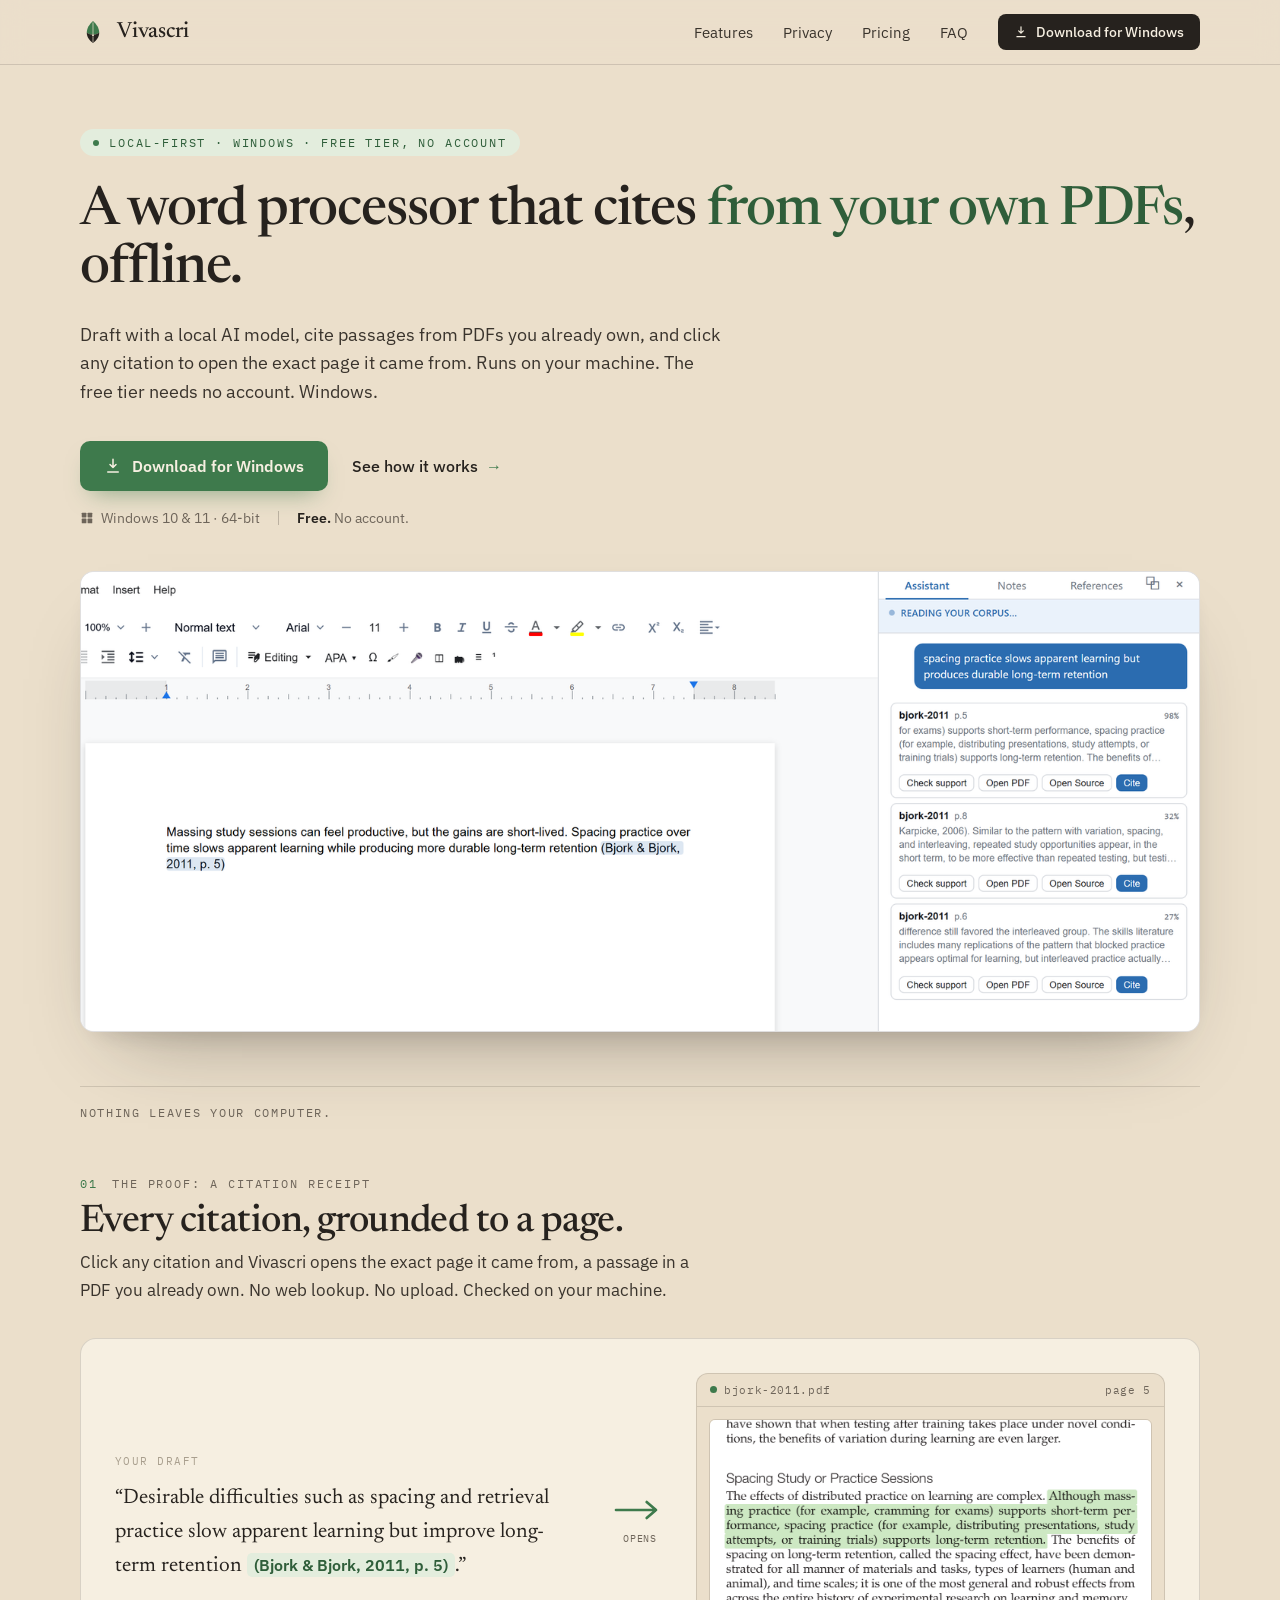
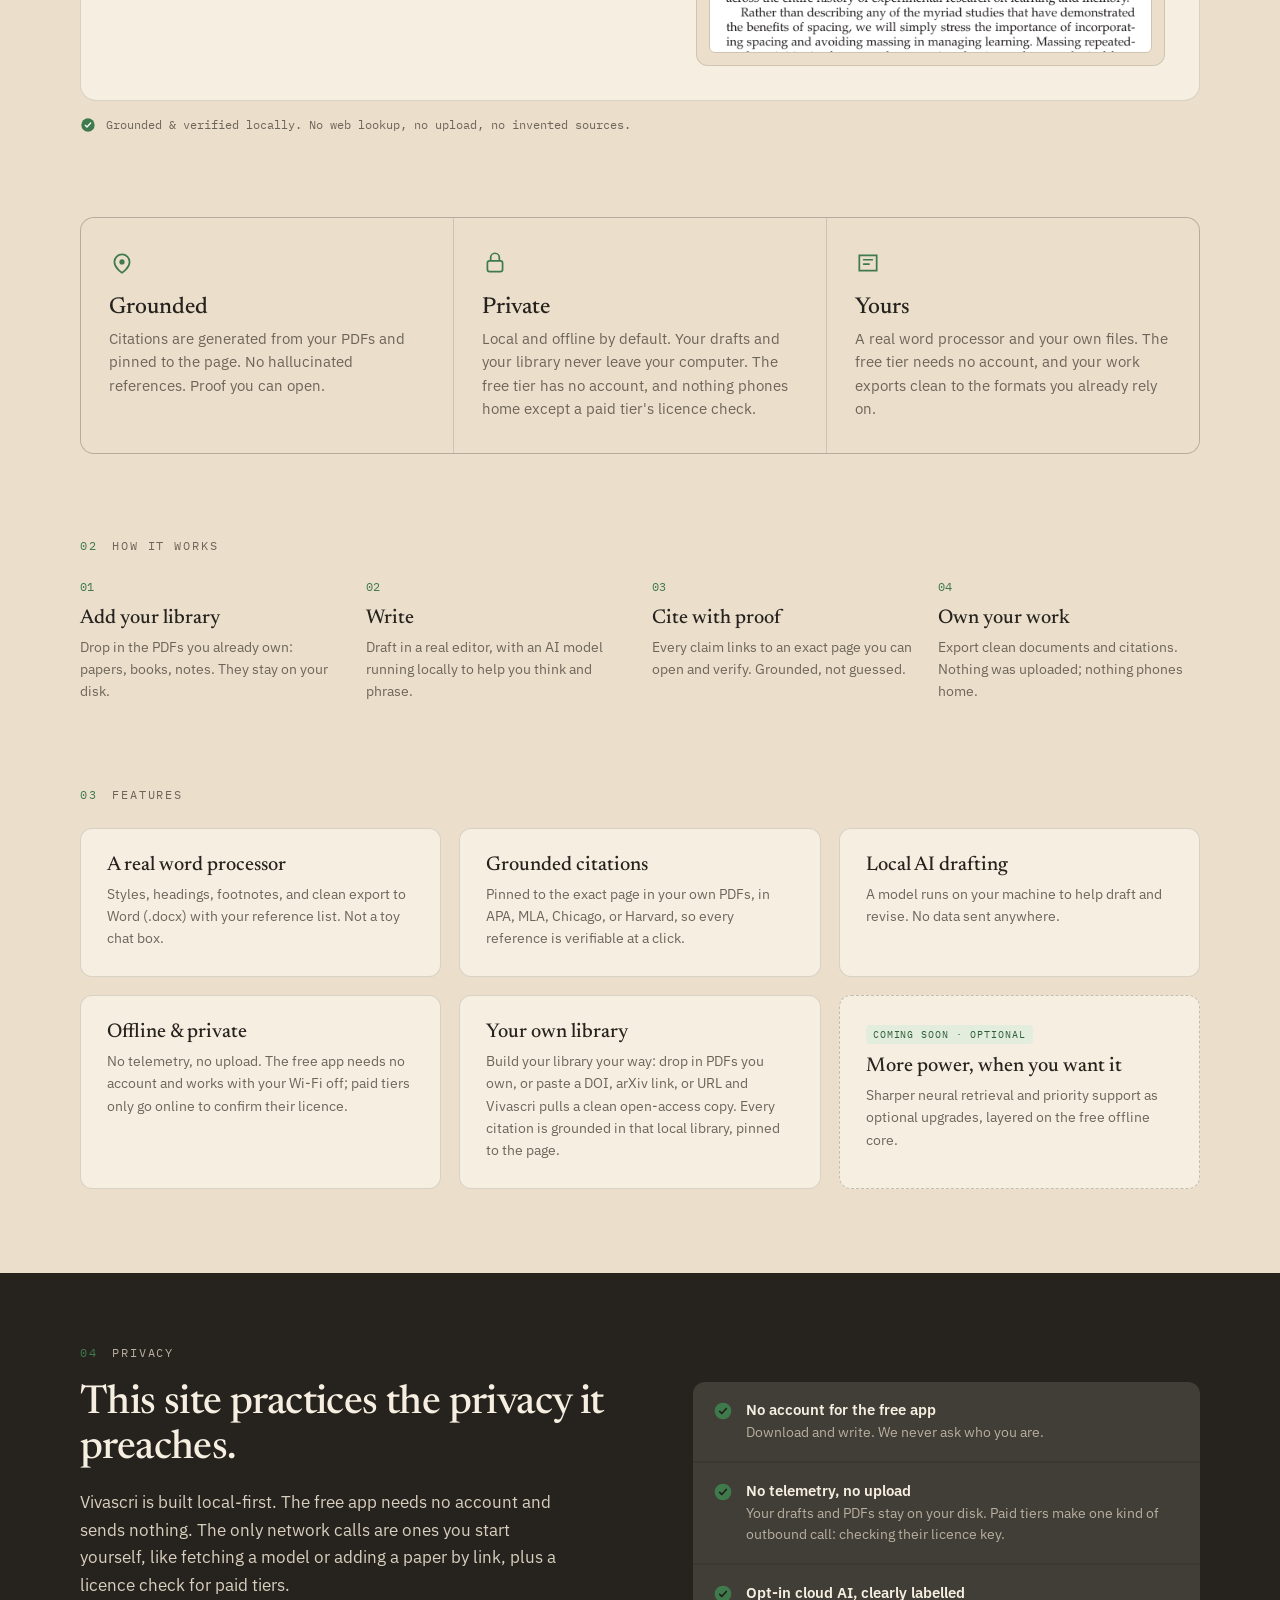
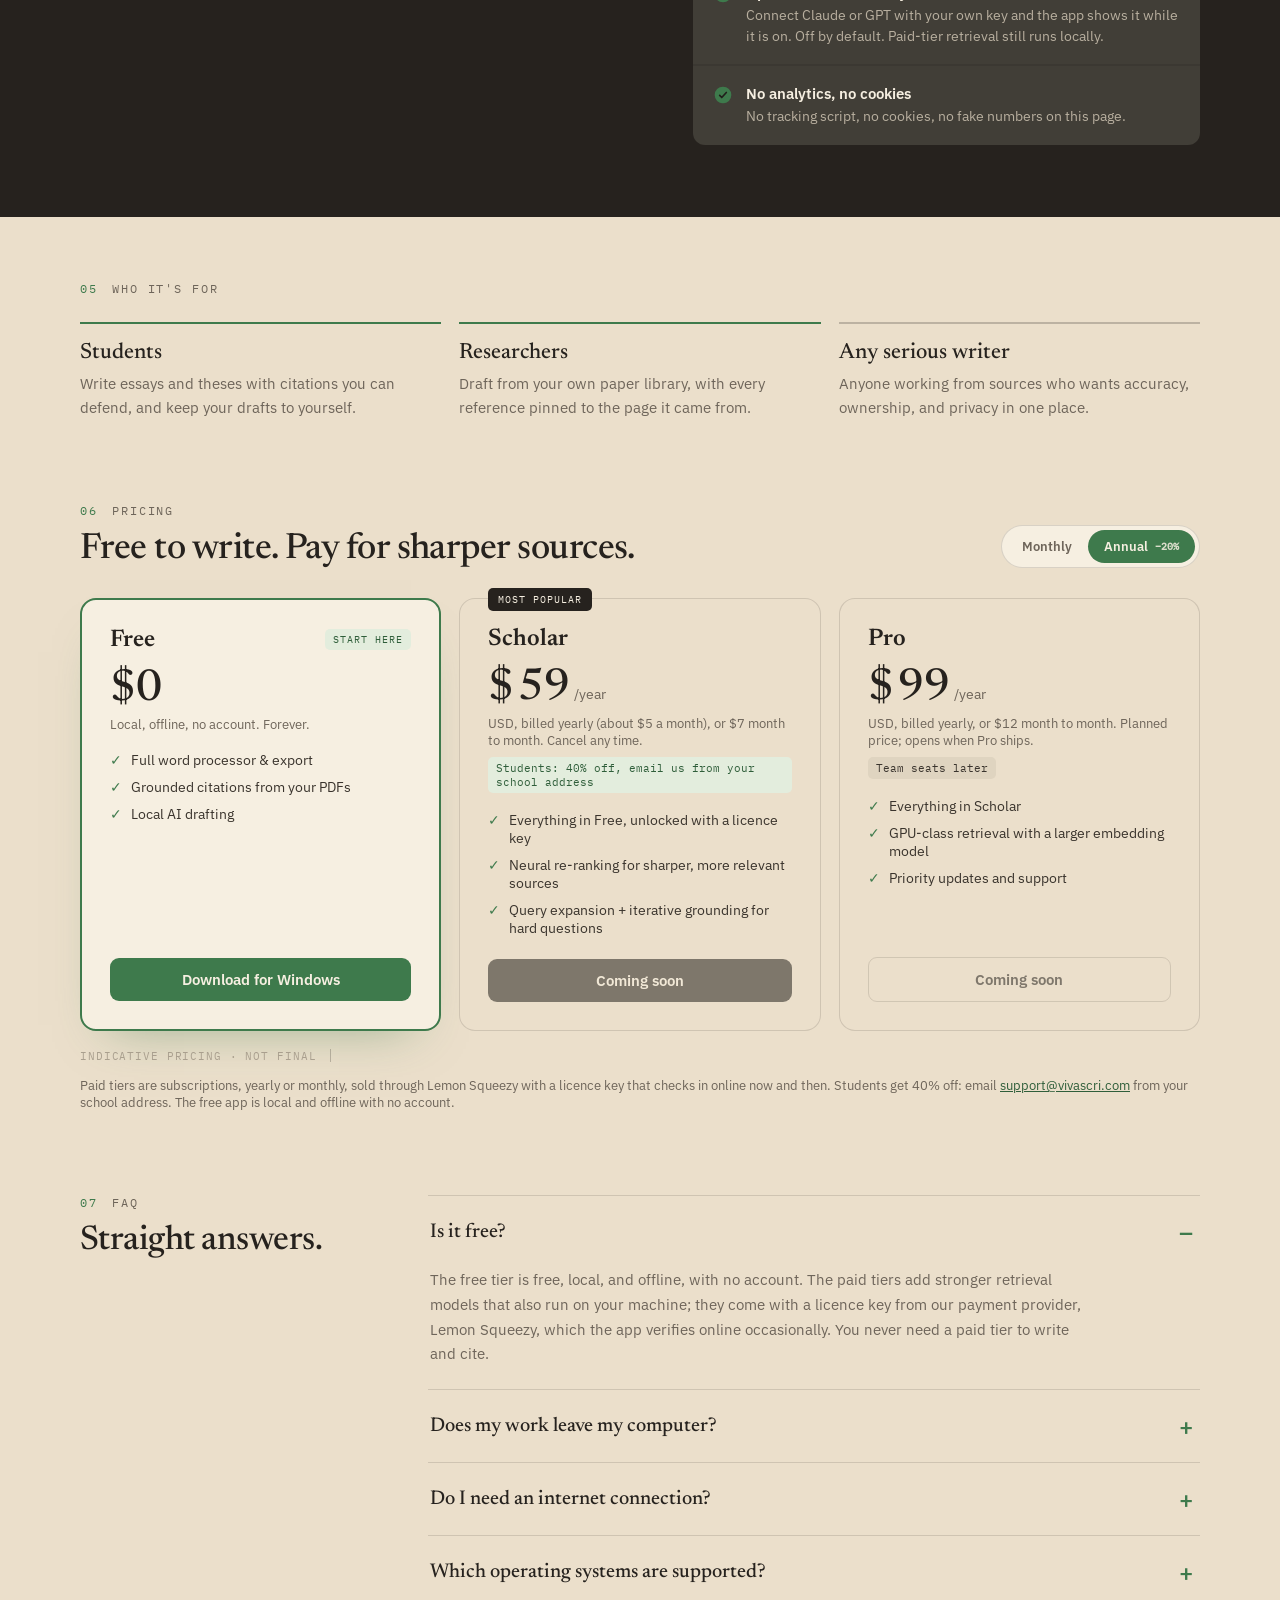
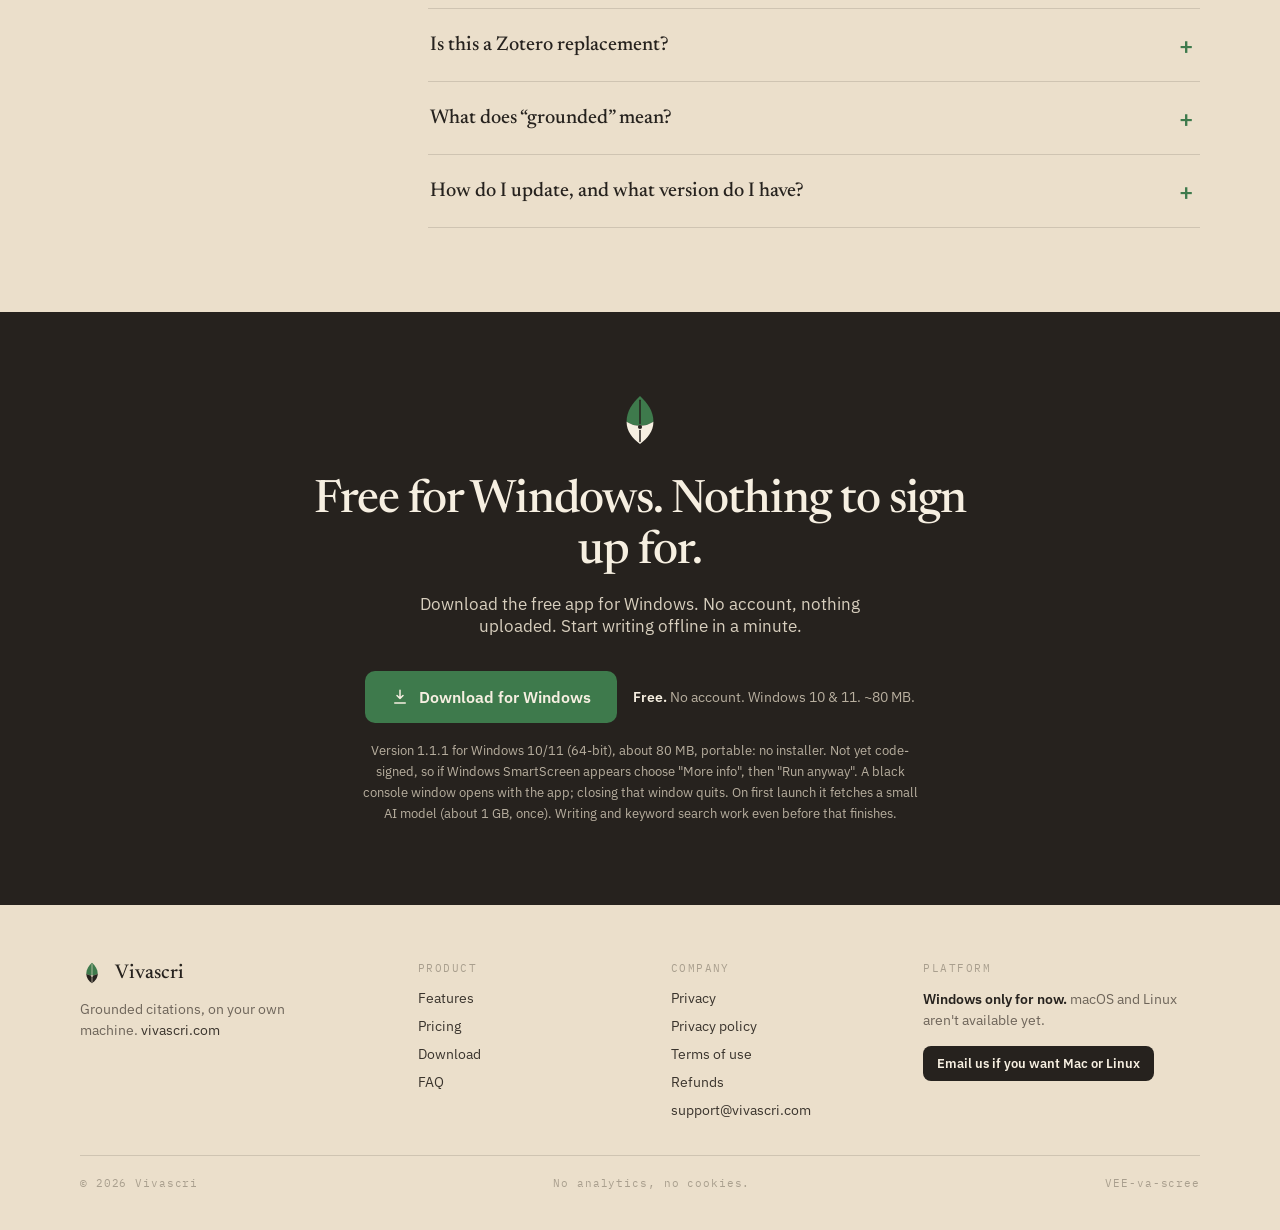
<file: index.html>
<!DOCTYPE html>
<html lang="en"><head>
<meta charset="utf-8">
<meta name="viewport" content="width=device-width, initial-scale=1">
<link rel="stylesheet" href="./fonts.css">
<title>Vivascri: grounded, private academic writing</title>
<meta name="description" content="Vivascri is a Windows word processor that drafts with a local AI and cites from PDFs you own; every citation opens the exact page. Free tier with no account, fully offline."><style>
    .sc-placeholder{background:color-mix(in srgb,currentColor 8%,transparent);
      border:1px solid color-mix(in srgb,currentColor 50%,transparent);
      border-radius:2px;box-sizing:border-box;overflow:hidden}
    @keyframes sc-shine{0%{background-position:100% 50%}100%{background-position:0% 50%}}
    html.sc-dc-streaming .sc-placeholder,
    html.sc-dc-streaming .sc-interp.sc-missing{position:relative;
      background:color-mix(in srgb,currentColor 5%,transparent);
      border-color:transparent}
    html.sc-dc-streaming .sc-placeholder::before,
    html.sc-dc-streaming .sc-interp.sc-missing::before{content:'';
      position:absolute;inset:0;pointer-events:none;
      background:linear-gradient(90deg,rgba(217,119,87,0) 25%,rgba(247,225,211,.95) 37%,rgba(217,119,87,0) 63%);
      background-size:400% 100%;animation:sc-shine 1.4s ease infinite}
    html.sc-dc-streaming .sc-placeholder:nth-child(n+9 of .sc-placeholder)::before,
    html.sc-dc-streaming .sc-interp.sc-missing:nth-child(n+9 of .sc-interp.sc-missing)::before{animation:none;
      background:color-mix(in srgb,currentColor 8%,transparent)}
    .sc-placeholder-error{padding:4px 8px;font:11px/1.4 ui-monospace,monospace;
      color:color-mix(in srgb,currentColor 70%,transparent);word-break:break-word}
    .sc-interp.sc-missing{display:inline-block;width:2em;height:1em;overflow:hidden;
      vertical-align:text-bottom;background:rgba(255,255,255,.3);border:1px solid rgba(0,0,0,.5);
      border-radius:2px;box-sizing:border-box;color:transparent;
      user-select:none}
    .sc-interp.sc-unresolved{font-family:ui-monospace,monospace;font-size:.85em;
      color:color-mix(in srgb,currentColor 50%,transparent);
      background:color-mix(in srgb,currentColor 10%,transparent);border-radius:3px;
      padding:0 3px}
    .sc-host.sc-has-error{position:relative}
    .sc-logic-error{position:absolute;top:8px;left:8px;z-index:2147483647;max-width:60ch;
      padding:6px 10px;background:#b00020;color:#fff;font:12px/1.4 ui-monospace,monospace;
      border-radius:4px;white-space:pre-wrap;pointer-events:none}
    /* Mirrors PRINT_BASELINE_CSS in apps/web deck-stage-export.ts; keep both
       in sync until dc-runtime regains a build step. */
    @media print {
      @page { margin: 0.5cm; }
      figure, table { break-inside: avoid; }
      #dc-root, #dc-root > .sc-host { height: auto; }
      *, *::before, *::after {
        print-color-adjust: exact; -webkit-print-color-adjust: exact;
        backdrop-filter: none !important; -webkit-backdrop-filter: none !important;
        animation-delay: -99s !important; animation-duration: .001s !important;
        animation-iteration-count: 1 !important; animation-fill-mode: both !important;
        animation-play-state: running !important; transition-duration: 0s !important;
      }
    }
  </style>
<meta charset="utf-8">
<meta name="viewport" content="width=device-width, initial-scale=1">
<style>x-dc{display:none!important}</style>
<style></style><style>
  * { box-sizing: border-box; }
  html, body { margin: 0; padding: 0; }
  html { scroll-behavior: smooth; }
  @keyframes riseIn { from { transform: translateY(14px); } to { transform: translateY(0); } }
  @media (prefers-reduced-motion: reduce) { * { animation: none !important; scroll-behavior: auto; } }
  /* Mobile responsiveness; overrides inline desktop styles via attribute selectors */
  @media (max-width: 860px) {
    [style*="grid-template-columns"] { grid-template-columns: 1fr !important; gap: 26px !important; }
    [style*="max-width: 1200px"] { padding-left: 22px !important; padding-right: 22px !important; }
    [style*="font-size: 58px"] { font-size: 34px !important; line-height: 1.12 !important; }
    [style*="font-size: 46px"] { font-size: 30px !important; }
    [style*="font-size: 44px"] { font-size: 30px !important; }
    [style*="font-size: 40px"] { font-size: 28px !important; }
    [style*="font-size: 38px"] { font-size: 27px !important; }
    [style*="font-size: 36px"] { font-size: 26px !important; }
    nav a[href="#features"], nav a[href="#privacy"], nav a[href="#pricing"], nav a[href="#faq"] { display: none !important; }
    img { max-width: 100% !important; height: auto !important; }
  }
</style></head>
<body>
<div id="dc-root"><div class="sc-host" data-sc-name="Vivascri Landing"><div style="--ink: #26221E; --ink-2: #3A342D; --muted: #6E655A; --faint: #A99F8E; --cream: #F6EFE1; --page: #EBDFCB; --line: rgba(38,34,30,.14); --line-2: rgba(38,34,30,.24); --accent: #3E7A4C; --accent-deep: #2F5E3A; --accent-soft: #E3EDDD; background: var(--page,#EBDFCB); color: var(--ink); font-family: &quot;IBM Plex Sans&quot;, sans-serif; -webkit-font-smoothing: antialiased; overflow-x: hidden;">

  <svg width="0" height="0" aria-hidden="true" style="position: absolute;"><defs>
    <symbol id="nib" viewBox="0 0 96 96">
      <path d="M48 7C61 19 71 33 71 51C71 67 61 80 48 89C35 80 25 67 25 51C25 33 35 19 48 7Z M51.4 61A3.4 3.4 0 1 0 44.6 61A3.4 3.4 0 1 0 51.4 61Z M47.1 65H48.9V85H47.1Z" style="fill: currentcolor; fill-rule: evenodd;"></path>
    </symbol>
  </defs></svg>

  <nav style="position: sticky; top: 0px; z-index: 50; background: rgba(235, 223, 203, 0.82); backdrop-filter: blur(12px); border-bottom: 1px solid var(--line);">
    <div style="max-width: 1200px; margin: 0px auto; padding: 14px 40px; display: flex; align-items: center; justify-content: space-between;">
      <a href="#top" style="display: flex; align-items: center; gap: 11px; text-decoration: none; color: var(--ink);">
        <svg viewBox="0 0 96 96" style="width: 26px; height: 26px; flex: 0 0 auto;">
          <path d="M48 7C61 19 71 33 71 51C63 56 56 58 48 58C40 58 33 56 25 51C25 33 35 19 48 7Z" style="fill: var(--accent,#3E7A4C);"></path>
          <path d="M71 51C71 67 61 80 48 89C35 80 25 67 25 51C33 56 40 58 48 58C56 58 63 56 71 51Z" style="fill: var(--ink,#26221E);"></path>
          <path d="M48 14V54" style="fill: none; stroke: var(--page,#EBDFCB); stroke-width: 2.6; stroke-linecap: round;"></path>
          <path d="M48 66V85" style="fill: none; stroke: var(--page,#EBDFCB); stroke-width: 2.6; stroke-linecap: round;"></path>
          <circle cx="48" cy="60" r="3.6" style="fill: var(--page,#EBDFCB);"></circle>
        </svg>
        <span style="font-family: Newsreader, serif; font-weight: 500; font-size: 22px; letter-spacing: -0.01em;">Vivascri</span>
      </a>
      <div style="display: flex; align-items: center; gap: 30px;">
        <a href="#features" style="text-decoration: none; color: var(--ink-2); font-size: 14.5px;">Features</a>
        <a href="#privacy" style="text-decoration: none; color: var(--ink-2); font-size: 14.5px;">Privacy</a>
        <a href="#pricing" style="text-decoration: none; color: var(--ink-2); font-size: 14.5px;">Pricing</a>
        <a href="#faq" style="text-decoration: none; color: var(--ink-2); font-size: 14.5px;">FAQ</a>
        <a href="https://github.com/karamilabs/vivascri-releases/releases/download/v1.1.1/Vivascri-Lite-1.1.1.exe" class="scp0" style="display: inline-flex; align-items: center; gap: 8px; white-space: nowrap; flex: 0 0 auto; background: var(--ink); color: var(--cream); text-decoration: none; font-size: 14px; font-weight: 500; padding: 9px 16px; border-radius: 8px;">
          <svg viewBox="0 0 24 24" style="width: 14px; height: 14px;"><path d="M12 3v11m0 0l-4-4m4 4l4-4M5 20h14" style="fill: none; stroke: currentcolor; stroke-width: 2; stroke-linecap: round; stroke-linejoin: round;"></path></svg>
          <span>Download for Windows</span>
        </a>
      </div>
    </div>
  </nav>

  <a id="top"></a>
  <header data-screen-label="Hero" style="max-width: 1200px; margin: 0px auto; padding: 64px 40px 40px; display: grid; grid-template-columns: 1fr; gap: 44px; align-items: start; animation: 0.6s ease-out 0s 1 normal both running riseIn;">
    <div>
      <div style="display: inline-flex; align-items: center; gap: 10px; font-family: &quot;IBM Plex Mono&quot;, monospace; font-size: 11.5px; letter-spacing: 0.16em; text-transform: uppercase; color: var(--accent-deep,#2F5E3A); background: var(--accent-soft,#E3EDDD); border-radius: 999px; padding: 6px 13px; margin-bottom: 26px;">
        <span style="width: 6px; height: 6px; border-radius: 50%; background: var(--accent,#3E7A4C);"></span>Local-first · Windows · Free tier, no account
      </div>
      <h1 style="margin: 0px; font-family: Newsreader, serif; font-weight: 500; font-size: 54px; line-height: 1.08; letter-spacing: -0.02em;">A word processor that cites <span style="color: var(--accent-deep,#2F5E3A);">from your own PDFs</span>, offline.</h1>
      <p style="margin: 22px 0px 0px; font-size: 18px; line-height: 1.6; color: var(--ink-2); max-width: 640px;">Draft with a local AI model, cite passages from PDFs you already own, and click any citation to open the exact page it came from. Runs on your machine. The free tier needs no account. Windows.</p>
      <div style="display: flex; align-items: center; gap: 16px; margin-top: 34px; flex-wrap: wrap;">
        <a href="https://github.com/karamilabs/vivascri-releases/releases/download/v1.1.1/Vivascri-Lite-1.1.1.exe" class="scp1" style="display: inline-flex; align-items: center; gap: 10px; background: var(--accent,#3E7A4C); color: var(--cream); text-decoration: none; font-size: 16px; font-weight: 600; padding: 15px 24px; border-radius: 10px; box-shadow: rgba(62, 122, 76, 0.6) 0px 12px 24px -12px;">
          <svg viewBox="0 0 24 24" style="width: 18px; height: 18px;"><path d="M12 3v11m0 0l-4-4m4 4l4-4M5 20h14" style="fill: none; stroke: currentcolor; stroke-width: 2; stroke-linecap: round; stroke-linejoin: round;"></path></svg>
          <span>Download for Windows</span>
        </a>
        <a href="#how" style="display: inline-flex; align-items: center; gap: 8px; color: var(--ink); text-decoration: none; font-size: 16px; font-weight: 500; padding: 15px 8px;">See how it works <span style="color: var(--accent,#3E7A4C);">→</span></a>
      </div>
      <div style="display: flex; align-items: center; gap: 18px; margin-top: 18px; font-size: 13.5px; color: var(--muted);">
        <span style="display: inline-flex; align-items: center; gap: 7px;"><svg viewBox="0 0 24 24" style="width: 14px; height: 14px; color: var(--muted);"><rect x="3" y="3" width="8" height="8" rx="1" style="fill: currentcolor;"></rect><rect x="13" y="3" width="8" height="8" rx="1" style="fill: currentcolor;"></rect><rect x="3" y="13" width="8" height="8" rx="1" style="fill: currentcolor;"></rect><rect x="13" y="13" width="8" height="8" rx="1" style="fill: currentcolor;"></rect></svg>Windows 10 &amp; 11 · 64-bit</span>
        <span style="width: 1px; height: 14px; background: var(--line-2);"></span>
        <span><b style="color: var(--ink); font-weight: 600;">Free.</b> No account.</span>
      </div>
    </div>

    <div style="position: relative; border-radius: 14px; box-shadow: rgba(38, 34, 30, 0.4) 0px 40px 80px -40px, rgba(38, 34, 30, 0.25) 0px 12px 28px -18px; overflow: hidden; border: 1px solid var(--line); background: #fff;"><img src="hero-app.png" alt="Vivascri: a cited sentence in the editor, with the matching passages from the writer's own PDF library in the side panel" style="display: block; width: 100%; height: auto;"></div>
  </header>

  <div style="max-width: 1200px; margin: 0px auto; padding: 14px 40px 0px;">
    <div style="font-family: &quot;IBM Plex Mono&quot;, monospace; font-size: 12px; letter-spacing: 0.14em; text-transform: uppercase; color: var(--muted); border-top: 1px solid var(--line); padding-top: 18px;">Nothing leaves your computer.</div>
  </div>

  <section id="proof" data-screen-label="Proof strip" style="max-width: 1200px; margin: 0px auto; padding: 56px 40px 20px;">
    <div style="display: flex; align-items: baseline; gap: 14px; margin-bottom: 12px;">
      <span style="font-family: &quot;IBM Plex Mono&quot;, monospace; font-size: 12px; letter-spacing: 0.16em; color: var(--accent,#3E7A4C);">01</span>
      <span style="font-family: &quot;IBM Plex Mono&quot;, monospace; font-size: 12px; letter-spacing: 0.16em; text-transform: uppercase; color: var(--muted);">The proof: a citation receipt</span>
    </div>
    <h2 style="margin: 0px 0px 8px; font-family: Newsreader, serif; font-weight: 500; font-size: 38px; letter-spacing: -0.015em;">Every citation, grounded to a page.</h2>
    <p style="margin: 0px 0px 34px; font-size: 17px; line-height: 1.6; color: var(--ink-2); max-width: 640px;">Click any citation and Vivascri opens the exact page it came from, a passage in a PDF you already own. No web lookup. No upload. Checked on your machine.</p>

    <div style="background: var(--cream); border: 1px solid var(--line); border-radius: 16px; padding: 34px; display: grid; grid-template-columns: 1fr auto 1fr; gap: 28px; align-items: center;">
      <div>
        <div style="font-family: &quot;IBM Plex Mono&quot;, monospace; font-size: 10.5px; letter-spacing: 0.14em; text-transform: uppercase; color: var(--faint); margin-bottom: 14px;">Your draft</div>
        <p style="margin: 0px; font-family: Newsreader, serif; font-size: 21px; line-height: 1.62; color: var(--ink);">“Desirable difficulties such as spacing and retrieval practice slow apparent learning but improve long-term retention <span style="background: var(--accent-soft,#E3EDDD); color: var(--accent-deep,#2F5E3A); border-radius: 5px; padding: 2px 7px; font-family: &quot;IBM Plex Sans&quot;, sans-serif; font-size: 16px; font-weight: 600; white-space: nowrap;">(Bjork &amp; Bjork, 2011, p. 5)</span>.”</p>
      </div>
      <div style="display: flex; flex-direction: column; align-items: center; gap: 6px; color: var(--accent,#3E7A4C);">
        <svg viewBox="0 0 40 24" style="width: 56px; height: 32px;"><path d="M2 12h30m0 0l-7-6m7 6l-7 6" style="fill: none; stroke: currentcolor; stroke-width: 2; stroke-linecap: round; stroke-linejoin: round;"></path></svg>
        <span style="font-family: &quot;IBM Plex Mono&quot;, monospace; font-size: 9.5px; letter-spacing: 0.1em; text-transform: uppercase; color: var(--muted);">opens</span>
      </div>
      <div style="background: var(--page); border: 1px solid var(--line); border-radius: 12px; overflow: hidden;">
        <div style="display: flex; align-items: center; justify-content: space-between; padding: 9px 13px; border-bottom: 1px solid var(--line); font-family: &quot;IBM Plex Mono&quot;, monospace; font-size: 10.5px; letter-spacing: 0.06em; color: var(--muted);">
          <span style="display: flex; align-items: center; gap: 7px;"><span style="width: 7px; height: 7px; border-radius: 50%; background: var(--accent,#3E7A4C);"></span>bjork-2011.pdf</span>
          <span>page 5</span>
        </div>
        <div style="padding: 12px;"><img src="proof-bjork.png" alt="The Bjork and Bjork 2011 PDF, page 5, with the cited passage highlighted" style="display: block; width: 100%; height: auto; border-radius: 6px; border: 1px solid var(--line);"></div>
      </div>
    </div>
    <div style="display: flex; align-items: center; gap: 10px; margin-top: 16px; font-family: &quot;IBM Plex Mono&quot;, monospace; font-size: 12px; color: var(--muted);">
      <svg viewBox="0 0 24 24" style="width: 16px; height: 16px;"><circle cx="12" cy="12" r="10" style="fill: var(--accent,#3E7A4C);"></circle><path d="M8 12.5l2.5 2.5L16 9" style="fill: none; stroke: rgb(255, 255, 255); stroke-width: 2; stroke-linecap: round; stroke-linejoin: round;"></path></svg>
      <span>Grounded &amp; verified locally. No web lookup, no upload, no invented sources.</span>
    </div>
  </section>

  <section data-screen-label="Pillars" style="max-width: 1200px; margin: 0px auto; padding: 64px 40px 20px;">
    <div style="display: grid; grid-template-columns: repeat(3, 1fr); gap: 1px; background: var(--line); border: 1px solid var(--line); border-radius: 14px; overflow: hidden;">
      <div style="background: var(--page); padding: 32px 28px;">
        <svg viewBox="0 0 24 24" style="width: 26px; height: 26px; color: var(--accent,#3E7A4C); margin-bottom: 16px;"><path d="M12 21s-7-4.4-7-10a7 7 0 0114 0c0 5.6-7 10-7 10z" style="fill: none; stroke: currentcolor; stroke-width: 1.6;"></path><circle cx="12" cy="11" r="2.4" style="fill: currentcolor;"></circle></svg>
        <h3 style="margin: 0px 0px 8px; font-family: Newsreader, serif; font-weight: 500; font-size: 23px;">Grounded</h3>
        <p style="margin: 0px; font-size: 14.5px; line-height: 1.62; color: var(--muted);">Citations are generated from your PDFs and pinned to the page. No hallucinated references. Proof you can open.</p>
      </div>
      <div style="background: var(--page); padding: 32px 28px;">
        <svg viewBox="0 0 24 24" style="width: 26px; height: 26px; color: var(--accent,#3E7A4C); margin-bottom: 16px;"><rect x="5" y="10" width="14" height="10" rx="2" style="fill: none; stroke: currentcolor; stroke-width: 1.6;"></rect><path d="M8 10V7a4 4 0 018 0v3" style="fill: none; stroke: currentcolor; stroke-width: 1.6;"></path></svg>
        <h3 style="margin: 0px 0px 8px; font-family: Newsreader, serif; font-weight: 500; font-size: 23px;">Private</h3>
        <p style="margin: 0px; font-size: 14.5px; line-height: 1.62; color: var(--muted);">Local and offline by default. Your drafts and your library never leave your computer. The free tier has no account, and nothing phones home except a paid tier's licence check.</p>
      </div>
      <div style="background: var(--page); padding: 32px 28px;">
        <svg viewBox="0 0 24 24" style="width: 26px; height: 26px; color: var(--accent,#3E7A4C); margin-bottom: 16px;"><path d="M4 5h16v14H4z" style="fill: none; stroke: currentcolor; stroke-width: 1.6;"></path><path d="M8 9h8M8 13h5" style="fill: none; stroke: currentcolor; stroke-width: 1.6; stroke-linecap: round;"></path></svg>
        <h3 style="margin: 0px 0px 8px; font-family: Newsreader, serif; font-weight: 500; font-size: 23px;">Yours</h3>
        <p style="margin: 0px; font-size: 14.5px; line-height: 1.62; color: var(--muted);">A real word processor and your own files. The free tier needs no account, and your work exports clean to the formats you already rely on.</p>
      </div>
    </div>
  </section>

  <section id="how" data-screen-label="How it works" style="max-width: 1200px; margin: 0px auto; padding: 64px 40px 20px;">
    <div style="display: flex; align-items: baseline; gap: 14px; margin-bottom: 26px;">
      <span style="font-family: &quot;IBM Plex Mono&quot;, monospace; font-size: 12px; letter-spacing: 0.16em; color: var(--accent,#3E7A4C);">02</span>
      <span style="font-family: &quot;IBM Plex Mono&quot;, monospace; font-size: 12px; letter-spacing: 0.16em; text-transform: uppercase; color: var(--muted);">How it works</span>
    </div>
    <div style="display: grid; grid-template-columns: repeat(4, 1fr); gap: 24px;">
      <div>
        <div style="font-family: &quot;IBM Plex Mono&quot;, monospace; font-size: 12px; color: var(--accent,#3E7A4C); margin-bottom: 14px;">01</div>
        <h3 style="margin: 0px 0px 8px; font-family: Newsreader, serif; font-weight: 500; font-size: 20px;">Add your library</h3>
        <p style="margin: 0px; font-size: 14px; line-height: 1.6; color: var(--muted);">Drop in the PDFs you already own: papers, books, notes. They stay on your disk.</p>
      </div>
      <div>
        <div style="font-family: &quot;IBM Plex Mono&quot;, monospace; font-size: 12px; color: var(--accent,#3E7A4C); margin-bottom: 14px;">02</div>
        <h3 style="margin: 0px 0px 8px; font-family: Newsreader, serif; font-weight: 500; font-size: 20px;">Write</h3>
        <p style="margin: 0px; font-size: 14px; line-height: 1.6; color: var(--muted);">Draft in a real editor, with an AI model running locally to help you think and phrase.</p>
      </div>
      <div>
        <div style="font-family: &quot;IBM Plex Mono&quot;, monospace; font-size: 12px; color: var(--accent,#3E7A4C); margin-bottom: 14px;">03</div>
        <h3 style="margin: 0px 0px 8px; font-family: Newsreader, serif; font-weight: 500; font-size: 20px;">Cite with proof</h3>
        <p style="margin: 0px; font-size: 14px; line-height: 1.6; color: var(--muted);">Every claim links to an exact page you can open and verify. Grounded, not guessed.</p>
      </div>
      <div>
        <div style="font-family: &quot;IBM Plex Mono&quot;, monospace; font-size: 12px; color: var(--accent,#3E7A4C); margin-bottom: 14px;">04</div>
        <h3 style="margin: 0px 0px 8px; font-family: Newsreader, serif; font-weight: 500; font-size: 20px;">Own your work</h3>
        <p style="margin: 0px; font-size: 14px; line-height: 1.6; color: var(--muted);">Export clean documents and citations. Nothing was uploaded; nothing phones home.</p>
      </div>
    </div>
  </section>

  <section id="features" data-screen-label="Features" style="max-width: 1200px; margin: 0px auto; padding: 64px 40px 20px;">
    <div style="display: flex; align-items: baseline; gap: 14px; margin-bottom: 26px;">
      <span style="font-family: &quot;IBM Plex Mono&quot;, monospace; font-size: 12px; letter-spacing: 0.16em; color: var(--accent,#3E7A4C);">03</span>
      <span style="font-family: &quot;IBM Plex Mono&quot;, monospace; font-size: 12px; letter-spacing: 0.16em; text-transform: uppercase; color: var(--muted);">Features</span>
    </div>
    <div style="display: grid; grid-template-columns: repeat(3, 1fr); gap: 18px;">
      <div style="background: var(--cream); border: 1px solid var(--line); border-radius: 12px; padding: 26px;">
        <h3 style="margin: 0px 0px 8px; font-family: Newsreader, serif; font-weight: 500; font-size: 20px;">A real word processor</h3>
        <p style="margin: 0px; font-size: 14px; line-height: 1.6; color: var(--muted);">Styles, headings, footnotes, and clean export to Word (.docx) with your reference list. Not a toy chat box.</p>
      </div>
      <div style="background: var(--cream); border: 1px solid var(--line); border-radius: 12px; padding: 26px;">
        <h3 style="margin: 0px 0px 8px; font-family: Newsreader, serif; font-weight: 500; font-size: 20px;">Grounded citations</h3>
        <p style="margin: 0px; font-size: 14px; line-height: 1.6; color: var(--muted);">Pinned to the exact page in your own PDFs, in APA, MLA, Chicago, or Harvard, so every reference is verifiable at a click.</p>
      </div>
      <div style="background: var(--cream); border: 1px solid var(--line); border-radius: 12px; padding: 26px;">
        <h3 style="margin: 0px 0px 8px; font-family: Newsreader, serif; font-weight: 500; font-size: 20px;">Local AI drafting</h3>
        <p style="margin: 0px; font-size: 14px; line-height: 1.6; color: var(--muted);">A model runs on your machine to help draft and revise. No data sent anywhere.</p>
      </div>
      <div style="background: var(--cream); border: 1px solid var(--line); border-radius: 12px; padding: 26px;">
        <h3 style="margin: 0px 0px 8px; font-family: Newsreader, serif; font-weight: 500; font-size: 20px;">Offline &amp; private</h3>
        <p style="margin: 0px; font-size: 14px; line-height: 1.6; color: var(--muted);">No telemetry, no upload. The free app needs no account and works with your Wi-Fi off; paid tiers only go online to confirm their licence.</p>
      </div>
      <div style="background: var(--cream); border: 1px solid var(--line); border-radius: 12px; padding: 26px;">
        <h3 style="margin: 0px 0px 8px; font-family: Newsreader, serif; font-weight: 500; font-size: 20px;">Your own library</h3>
        <p style="margin: 0px; font-size: 14px; line-height: 1.6; color: var(--muted);">Build your library your way: drop in PDFs you own, or paste a DOI, arXiv link, or URL and Vivascri pulls a clean open-access copy. Every citation is grounded in that local library, pinned to the page.</p>
      </div>
      <div style="background: var(--cream); border: 1px dashed var(--line-2); border-radius: 12px; padding: 26px;">
        <div style="display: inline-block; font-family: &quot;IBM Plex Mono&quot;, monospace; font-size: 9.5px; letter-spacing: 0.1em; text-transform: uppercase; color: var(--accent-deep,#2F5E3A); background: var(--accent-soft,#E3EDDD); border-radius: 4px; padding: 3px 7px; margin-bottom: 12px;">Coming soon · optional</div>
        <h3 style="margin: 0px 0px 8px; font-family: Newsreader, serif; font-weight: 500; font-size: 20px;">More power, when you want it</h3>
        <p style="margin: 0px; font-size: 14px; line-height: 1.6; color: var(--muted);">Sharper neural retrieval and priority support as optional upgrades, layered on the free offline core.</p>
      </div>
    </div>
  </section>

  <section id="privacy" data-screen-label="Privacy panel" style="background: var(--ink); margin-top: 64px;">
    <div style="max-width: 1200px; margin: 0px auto; padding: 72px 40px; color: var(--cream);">
      <div style="display: flex; align-items: baseline; gap: 14px; margin-bottom: 22px;">
        <span style="font-family: &quot;IBM Plex Mono&quot;, monospace; font-size: 12px; letter-spacing: 0.16em; color: var(--accent,#3E7A4C);">04</span>
        <span style="font-family: &quot;IBM Plex Mono&quot;, monospace; font-size: 12px; letter-spacing: 0.16em; text-transform: uppercase; color: rgb(184, 175, 159);">Privacy</span>
      </div>
      <div style="display: grid; grid-template-columns: 1.1fr 1fr; gap: 56px; align-items: start;">
        <div>
          <h2 style="margin: 0px 0px 18px; font-family: Newsreader, serif; font-weight: 500; font-size: 40px; line-height: 1.12; letter-spacing: -0.015em;">This site practices the privacy it preaches.</h2>
          <p style="margin: 0px; font-size: 17px; line-height: 1.62; color: rgb(216, 207, 190); max-width: 480px;">Vivascri is built local-first. The free app needs no account and sends nothing. The only network calls are ones you start yourself, like fetching a model or adding a paper by link, plus a licence check for paid tiers.</p>
          
        </div>
        <div style="display: flex; flex-direction: column; gap: 2px; background: rgba(246, 239, 225, 0.1); border-radius: 12px; overflow: hidden;">
          <div style="display: flex; gap: 13px; padding: 18px 20px; background: rgba(246, 239, 225, 0.03);">
            <svg viewBox="0 0 24 24" style="width: 20px; height: 20px; flex: 0 0 auto; color: var(--accent,#3E7A4C); margin-top: 1px;"><circle cx="12" cy="12" r="10" style="fill: currentcolor;"></circle><path d="M8 12.5l2.5 2.5L16 9" style="fill: none; stroke: rgb(33, 30, 27); stroke-width: 2; stroke-linecap: round; stroke-linejoin: round;"></path></svg>
            <div><div style="font-size: 15px; font-weight: 600; margin-bottom: 3px;">No account for the free app</div><div style="font-size: 13.5px; color: rgb(184, 175, 159); line-height: 1.55;">Download and write. We never ask who you are.</div></div>
          </div>
          <div style="display: flex; gap: 13px; padding: 18px 20px; background: rgba(246, 239, 225, 0.03);">
            <svg viewBox="0 0 24 24" style="width: 20px; height: 20px; flex: 0 0 auto; color: var(--accent,#3E7A4C); margin-top: 1px;"><circle cx="12" cy="12" r="10" style="fill: currentcolor;"></circle><path d="M8 12.5l2.5 2.5L16 9" style="fill: none; stroke: rgb(33, 30, 27); stroke-width: 2; stroke-linecap: round; stroke-linejoin: round;"></path></svg>
            <div><div style="font-size: 15px; font-weight: 600; margin-bottom: 3px;">No telemetry, no upload</div><div style="font-size: 13.5px; color: rgb(184, 175, 159); line-height: 1.55;">Your drafts and PDFs stay on your disk. Paid tiers make one kind of outbound call: checking their licence key.</div></div>
          </div>
          <div style="display: flex; gap: 13px; padding: 18px 20px; background: rgba(246, 239, 225, 0.03);">
            <svg viewBox="0 0 24 24" style="width: 20px; height: 20px; flex: 0 0 auto; color: var(--accent,#3E7A4C); margin-top: 1px;"><circle cx="12" cy="12" r="10" style="fill: currentcolor;"></circle><path d="M8 12.5l2.5 2.5L16 9" style="fill: none; stroke: rgb(33, 30, 27); stroke-width: 2; stroke-linecap: round; stroke-linejoin: round;"></path></svg>
            <div><div style="font-size: 15px; font-weight: 600; margin-bottom: 3px;">Opt-in cloud AI, clearly labelled</div><div style="font-size: 13.5px; color: rgb(184, 175, 159); line-height: 1.55;">Connect Claude or GPT with your own key and the app shows it while it is on. Off by default. Paid-tier retrieval still runs locally.</div></div>
          </div>
          <div style="display: flex; gap: 13px; padding: 18px 20px; background: rgba(246, 239, 225, 0.03);">
            <svg viewBox="0 0 24 24" style="width: 20px; height: 20px; flex: 0 0 auto; color: var(--accent,#3E7A4C); margin-top: 1px;"><circle cx="12" cy="12" r="10" style="fill: currentcolor;"></circle><path d="M8 12.5l2.5 2.5L16 9" style="fill: none; stroke: rgb(33, 30, 27); stroke-width: 2; stroke-linecap: round; stroke-linejoin: round;"></path></svg>
            <div><div style="font-size: 15px; font-weight: 600; margin-bottom: 3px;">No analytics, no cookies</div><div style="font-size: 13.5px; color: rgb(184, 175, 159); line-height: 1.55;">No tracking script, no cookies, no fake numbers on this page.</div></div>
          </div>
        </div>
      </div>
    </div>
  </section>

  <section data-screen-label="Who it's for" style="max-width: 1200px; margin: 0px auto; padding: 64px 40px 20px;">
    <div style="display: flex; align-items: baseline; gap: 14px; margin-bottom: 26px;">
      <span style="font-family: &quot;IBM Plex Mono&quot;, monospace; font-size: 12px; letter-spacing: 0.16em; color: var(--accent,#3E7A4C);">05</span>
      <span style="font-family: &quot;IBM Plex Mono&quot;, monospace; font-size: 12px; letter-spacing: 0.16em; text-transform: uppercase; color: var(--muted);">Who it's for</span>
    </div>
    <div style="display: grid; grid-template-columns: repeat(3, 1fr); gap: 18px;">
      <div style="border-top: 2px solid var(--accent,#3E7A4C); padding-top: 18px;">
        <h3 style="margin: 0px 0px 8px; font-family: Newsreader, serif; font-weight: 500; font-size: 22px;">Students</h3>
        <p style="margin: 0px; font-size: 14.5px; line-height: 1.6; color: var(--muted);">Write essays and theses with citations you can defend, and keep your drafts to yourself.</p>
      </div>
      <div style="border-top: 2px solid var(--accent,#3E7A4C); padding-top: 18px;">
        <h3 style="margin: 0px 0px 8px; font-family: Newsreader, serif; font-weight: 500; font-size: 22px;">Researchers</h3>
        <p style="margin: 0px; font-size: 14.5px; line-height: 1.6; color: var(--muted);">Draft from your own paper library, with every reference pinned to the page it came from.</p>
      </div>
      <div style="border-top: 2px solid var(--line-2); padding-top: 18px;">
        <h3 style="margin: 0px 0px 8px; font-family: Newsreader, serif; font-weight: 500; font-size: 22px;">Any serious writer</h3>
        <p style="margin: 0px; font-size: 14.5px; line-height: 1.6; color: var(--muted);">Anyone working from sources who wants accuracy, ownership, and privacy in one place.</p>
      </div>
    </div>
  </section>

  <section id="pricing" data-screen-label="Pricing summary" style="max-width: 1200px; margin: 0px auto; padding: 64px 40px 20px;">
    <div style="display: flex; align-items: flex-end; justify-content: space-between; gap: 20px; flex-wrap: wrap; margin-bottom: 30px;">
      <div>
        <div style="display: flex; align-items: baseline; gap: 14px; margin-bottom: 14px;">
          <span style="font-family: &quot;IBM Plex Mono&quot;, monospace; font-size: 12px; letter-spacing: 0.16em; color: var(--accent,#3E7A4C);">06</span>
          <span style="font-family: &quot;IBM Plex Mono&quot;, monospace; font-size: 12px; letter-spacing: 0.16em; text-transform: uppercase; color: var(--muted);">Pricing</span>
        </div>
        <h2 style="margin: 0px; font-family: Newsreader, serif; font-weight: 500; font-size: 36px; letter-spacing: -0.015em;">Free to write. Pay for sharper sources.</h2>
      </div>
      <div style="display: inline-flex; background: var(--cream); border: 1px solid var(--line); border-radius: 999px; padding: 4px;">
        <button style="border-width: medium; border-style: none; border-color: currentcolor; border-image: initial; cursor: pointer; font-family: &quot;IBM Plex Sans&quot;, sans-serif; font-size: 13px; font-weight: 600; padding: 8px 16px; border-radius: 999px; background: transparent; color: rgb(110, 101, 90);">Monthly</button>
        <button style="border-width: medium; border-style: none; border-color: currentcolor; border-image: initial; cursor: pointer; font-family: &quot;IBM Plex Sans&quot;, sans-serif; font-size: 13px; font-weight: 600; padding: 8px 16px; border-radius: 999px; background: rgb(62, 122, 76); color: rgb(246, 239, 225); display: inline-flex; align-items: center; gap: 7px;">Annual <span style="font-family: &quot;IBM Plex Mono&quot;, monospace; font-size: 10px; opacity: 0.85;">−20%</span></button>
      </div>
    </div>

    <div style="display: grid; grid-template-columns: repeat(3, 1fr); gap: 18px; align-items: stretch;">
      <div style="background: var(--cream); border: 2px solid var(--accent,#3E7A4C); border-radius: 16px; padding: 28px; display: flex; flex-direction: column; box-shadow: rgba(62, 122, 76, 0.5) 0px 24px 48px -30px;">
        <div style="display: flex; align-items: center; justify-content: space-between;">
          <h3 style="margin: 0px; font-family: Newsreader, serif; font-weight: 600; font-size: 24px;">Free</h3>
          <span style="font-family: &quot;IBM Plex Mono&quot;, monospace; font-size: 10px; letter-spacing: 0.1em; text-transform: uppercase; color: var(--accent-deep,#2F5E3A); background: var(--accent-soft,#E3EDDD); padding: 4px 8px; border-radius: 5px;">Start here</span>
        </div>
        <div style="display: flex; align-items: baseline; gap: 3px; margin: 16px 0px 4px;"><span style="font-family: Newsreader, serif; font-size: 44px; font-weight: 500;">$0</span></div>
        <div style="font-size: 13px; color: var(--muted); margin-bottom: 18px;">Local, offline, no account. Forever.</div>
        <div style="display: flex; flex-direction: column; gap: 9px; font-size: 13.5px; color: var(--ink-2); margin-bottom: 22px;">
          <span style="display: flex; gap: 9px;"><span style="color: var(--accent,#3E7A4C);">✓</span> Full word processor &amp; export</span>
          <span style="display: flex; gap: 9px;"><span style="color: var(--accent,#3E7A4C);">✓</span> Grounded citations from your PDFs</span>
          <span style="display: flex; gap: 9px;"><span style="color: var(--accent,#3E7A4C);">✓</span> Local AI drafting</span>
        </div>
        <a href="https://github.com/karamilabs/vivascri-releases/releases/download/v1.1.1/Vivascri-Lite-1.1.1.exe" class="scp1" style="margin-top: auto; text-align: center; background: var(--accent,#3E7A4C); color: var(--cream); text-decoration: none; font-size: 14.5px; font-weight: 600; padding: 12px; border-radius: 9px;">Download for Windows</a>
      </div>

      <div style="background: var(--page); border: 1px solid var(--line); border-radius: 16px; padding: 28px; display: flex; flex-direction: column; position: relative;">
        <div style="position: absolute; top: -11px; left: 28px; font-family: &quot;IBM Plex Mono&quot;, monospace; font-size: 10px; letter-spacing: 0.1em; text-transform: uppercase; color: var(--cream); background: var(--ink); padding: 5px 10px; border-radius: 5px;">Most popular</div>
        <div style="display: flex; align-items: center; justify-content: space-between;">
          <h3 style="margin: 0px; font-family: Newsreader, serif; font-weight: 600; font-size: 24px;">Scholar</h3>
        </div>
        <div style="display: flex; align-items: baseline; gap: 4px; margin: 16px 0px 4px;"><span style="font-family: Newsreader, serif; font-size: 44px; font-weight: 500;">$</span><span style="font-family: Newsreader, serif; font-size: 44px; font-weight: 500;">59</span><span style="font-size: 14px; color: var(--muted);">/year</span></div>
        <div style="font-size: 13px; color: var(--muted); margin-bottom: 8px;">USD, billed yearly (about $5 a month), or $7 month to month. Cancel any time.</div>
        <div style="display: inline-block; font-family: &quot;IBM Plex Mono&quot;, monospace; font-size: 11px; color: var(--accent-deep,#2F5E3A); background: var(--accent-soft,#E3EDDD); border-radius: 5px; padding: 4px 8px; margin-bottom: 18px; align-self: flex-start;">Students: 40% off, email us from your school address</div>
        <div style="display: flex; flex-direction: column; gap: 9px; font-size: 13.5px; color: var(--ink-2); margin-bottom: 22px;">
          <span style="display: flex; gap: 9px;"><span style="color: var(--accent,#3E7A4C);">✓</span> Everything in Free, unlocked with a licence key</span>
          <span style="display: flex; gap: 9px;"><span style="color: var(--accent,#3E7A4C);">✓</span> Neural re-ranking for sharper, more relevant sources</span>
          <span style="display: flex; gap: 9px;"><span style="color: var(--accent,#3E7A4C);">✓</span> Query expansion + iterative grounding for hard questions</span>
        </div>
        <span class="scp0" style="margin-top: auto; text-align: center; background: var(--ink); color: var(--cream); text-decoration: none; font-size: 14.5px; font-weight: 600; padding: 12px; border-radius: 9px; opacity: 0.55; pointer-events: none;">Coming soon</span>
      </div>

      <div style="background: var(--page); border: 1px solid var(--line); border-radius: 16px; padding: 28px; display: flex; flex-direction: column;">
        <h3 style="margin: 0px; font-family: Newsreader, serif; font-weight: 600; font-size: 24px;">Pro</h3>
        <div style="display: flex; align-items: baseline; gap: 4px; margin: 16px 0px 4px;"><span style="font-family: Newsreader, serif; font-size: 44px; font-weight: 500;">$</span><span style="font-family: Newsreader, serif; font-size: 44px; font-weight: 500;">99</span><span style="font-size: 14px; color: var(--muted);">/year</span></div>
        <div style="font-size: 13px; color: var(--muted); margin-bottom: 8px;">USD, billed yearly, or $12 month to month. Planned price; opens when Pro ships.</div>
        <div style="display: inline-block; font-family: &quot;IBM Plex Mono&quot;, monospace; font-size: 11px; color: var(--ink-2); background: rgba(38, 34, 30, 0.06); border-radius: 5px; padding: 4px 8px; margin-bottom: 18px; align-self: flex-start;">Team seats later</div>
        <div style="display: flex; flex-direction: column; gap: 9px; font-size: 13.5px; color: var(--ink-2); margin-bottom: 22px;">
          <span style="display: flex; gap: 9px;"><span style="color: var(--accent,#3E7A4C);">✓</span> Everything in Scholar</span>
          <span style="display: flex; gap: 9px;"><span style="color: var(--accent,#3E7A4C);">✓</span> GPU-class retrieval with a larger embedding model</span>
          <span style="display: flex; gap: 9px;"><span style="color: var(--accent,#3E7A4C);">✓</span> Priority updates and support</span>
        </div>
        <span class="scp2" style="margin-top: auto; text-align: center; background: none; border: 1px solid var(--line-2); color: var(--ink); text-decoration: none; font-size: 14.5px; font-weight: 600; padding: 12px; border-radius: 9px; opacity: 0.55; pointer-events: none;">Coming soon</span>
      </div>
    </div>
    <div style="display: flex; align-items: center; gap: 14px; margin-top: 18px; font-size: 13px; color: var(--muted); flex-wrap: wrap;">
      <span style="font-family: &quot;IBM Plex Mono&quot;, monospace; font-size: 11px; letter-spacing: 0.08em; text-transform: uppercase; color: var(--faint);">Indicative pricing · not final</span>
      <span style="width: 1px; height: 13px; background: var(--line-2);"></span>
      <span>Paid tiers are subscriptions, yearly or monthly, sold through Lemon Squeezy with a licence key that checks in online now and then. Students get 40% off: email <a href="mailto:support@vivascri.com?subject=Student%20discount" style="color: var(--accent-deep,#2F5E3A);">support@vivascri.com</a> from your school address. The free app is local and offline with no account.</span>
      
    </div>
  </section>

  <section id="faq" data-screen-label="FAQ" style="max-width: 1200px; margin: 0px auto; padding: 64px 40px 20px;">
    <div style="display: grid; grid-template-columns: 300px 1fr; gap: 48px;">
      <div>
        <div style="display: flex; align-items: baseline; gap: 14px; margin-bottom: 14px;">
          <span style="font-family: &quot;IBM Plex Mono&quot;, monospace; font-size: 12px; letter-spacing: 0.16em; color: var(--accent,#3E7A4C);">07</span>
          <span style="font-family: &quot;IBM Plex Mono&quot;, monospace; font-size: 12px; letter-spacing: 0.16em; text-transform: uppercase; color: var(--muted);">FAQ</span>
        </div>
        <h2 style="margin: 0px; font-family: Newsreader, serif; font-weight: 500; font-size: 34px; letter-spacing: -0.015em;">Straight answers.</h2>
      </div>
      <div style="border-bottom: 1px solid var(--line);">
        
          <div style="border-top: 1px solid var(--line);">
            <button style="width: 100%; display: flex; align-items: center; justify-content: space-between; gap: 18px; background: none; border-width: medium; border-style: none; border-color: currentcolor; border-image: initial; cursor: pointer; text-align: left; padding: 20px 2px; font-family: Newsreader, serif; font-weight: 500; font-size: 20px; color: var(--ink);">
              <span>Is it free?</span>
              <span style="flex: 0 0 auto; font-family: &quot;IBM Plex Sans&quot;, sans-serif; font-size: 24px; color: var(--accent,#3E7A4C); width: 24px; text-align: center;">–</span>
            </button>
            
              <div style="padding: 0px 2px 22px; max-width: 660px; font-size: 15px; line-height: 1.66; color: var(--muted);">The free tier is free, local, and offline, with no account. The paid tiers add stronger retrieval models that also run on your machine; they come with a licence key from our payment provider, Lemon Squeezy, which the app verifies online occasionally. You never need a paid tier to write and cite.</div>
            
          </div>
        
          <div style="border-top: 1px solid var(--line);">
            <button style="width: 100%; display: flex; align-items: center; justify-content: space-between; gap: 18px; background: none; border-width: medium; border-style: none; border-color: currentcolor; border-image: initial; cursor: pointer; text-align: left; padding: 20px 2px; font-family: Newsreader, serif; font-weight: 500; font-size: 20px; color: var(--ink);">
              <span>Does my work leave my computer?</span>
              <span style="flex: 0 0 auto; font-family: &quot;IBM Plex Sans&quot;, sans-serif; font-size: 24px; color: var(--accent,#3E7A4C); width: 24px; text-align: center;">+</span>
            </button>
              <div style="padding: 0px 2px 22px; max-width: 660px; font-size: 15px; line-height: 1.66; color: var(--muted);">No. Writing, your PDF library, search, citations, and AI drafting all run on your machine. The only network calls are ones you start yourself: downloading an AI model, or adding a paper by DOI or link, which fetches a free open-access copy. If you connect a cloud AI (Claude or GPT) in Settings, your text goes to that provider; that is off by default and clearly marked. Paid tiers verify their licence key online now and then, sending the key and nothing about your documents. No telemetry, nothing else uploaded.</div>
            
            
          </div>
        
          <div style="border-top: 1px solid var(--line);">
            <button style="width: 100%; display: flex; align-items: center; justify-content: space-between; gap: 18px; background: none; border-width: medium; border-style: none; border-color: currentcolor; border-image: initial; cursor: pointer; text-align: left; padding: 20px 2px; font-family: Newsreader, serif; font-weight: 500; font-size: 20px; color: var(--ink);">
              <span>Do I need an internet connection?</span>
              <span style="flex: 0 0 auto; font-family: &quot;IBM Plex Sans&quot;, sans-serif; font-size: 24px; color: var(--accent,#3E7A4C); width: 24px; text-align: center;">+</span>
            </button>
              <div style="padding: 0px 2px 22px; max-width: 660px; font-size: 15px; line-height: 1.66; color: var(--muted);">Twice. Once to download the app, and once on first launch, when it fetches a small AI model (about 1 GB, one time). After that, writing, citing, and AI drafting work fully offline. Adding a paper by DOI or link needs a connection; dropping in PDFs you already have does not. Paid tiers also need to reach the internet occasionally to confirm their licence key.</div>
            
            
          </div>
        
          <div style="border-top: 1px solid var(--line);">
            <button style="width: 100%; display: flex; align-items: center; justify-content: space-between; gap: 18px; background: none; border-width: medium; border-style: none; border-color: currentcolor; border-image: initial; cursor: pointer; text-align: left; padding: 20px 2px; font-family: Newsreader, serif; font-weight: 500; font-size: 20px; color: var(--ink);">
              <span>Which operating systems are supported?</span>
              <span style="flex: 0 0 auto; font-family: &quot;IBM Plex Sans&quot;, sans-serif; font-size: 24px; color: var(--accent,#3E7A4C); width: 24px; text-align: center;">+</span>
            </button>
              <div style="padding: 0px 2px 22px; max-width: 660px; font-size: 15px; line-height: 1.66; color: var(--muted);">Windows 10 and 11, 64-bit. Mac and Linux are not available yet.</div>
            
            
          </div>
        
          <div style="border-top: 1px solid var(--line);">
            <button style="width: 100%; display: flex; align-items: center; justify-content: space-between; gap: 18px; background: none; border-width: medium; border-style: none; border-color: currentcolor; border-image: initial; cursor: pointer; text-align: left; padding: 20px 2px; font-family: Newsreader, serif; font-weight: 500; font-size: 20px; color: var(--ink);">
              <span>Is this a Zotero replacement?</span>
              <span style="flex: 0 0 auto; font-family: &quot;IBM Plex Sans&quot;, sans-serif; font-size: 24px; color: var(--accent,#3E7A4C); width: 24px; text-align: center;">+</span>
            </button>
              <div style="padding: 0px 2px 22px; max-width: 660px; font-size: 15px; line-height: 1.66; color: var(--muted);">Different tools. Zotero manages a reference library; Vivascri is where you write. It keeps its own local library of the PDFs you cite, pulls clean open-access copies from a DOI or arXiv link, imports .bib and .ris files, and formats references in APA, MLA, Chicago, or Harvard. Already on Zotero? Export a .bib and import it here. Just need to write a properly cited paper? Vivascri alone covers it.</div>
            
            
          </div>
        
          <div style="border-top: 1px solid var(--line);">
            <button style="width: 100%; display: flex; align-items: center; justify-content: space-between; gap: 18px; background: none; border-width: medium; border-style: none; border-color: currentcolor; border-image: initial; cursor: pointer; text-align: left; padding: 20px 2px; font-family: Newsreader, serif; font-weight: 500; font-size: 20px; color: var(--ink);">
              <span>What does “grounded” mean?</span>
              <span style="flex: 0 0 auto; font-family: &quot;IBM Plex Sans&quot;, sans-serif; font-size: 24px; color: var(--accent,#3E7A4C); width: 24px; text-align: center;">+</span>
            </button>
              <div style="padding: 0px 2px 22px; max-width: 660px; font-size: 15px; line-height: 1.66; color: var(--muted);">Every citation is tied to a real passage in a PDF you own. Click one and Vivascri opens that exact page and highlights where it came from. The AI can only cite sources retrieved from your own library, and the export gate refuses any citation that is missing its real source data, and names it. A made-up citation never lands in your paper silently.</div>
            
            
          </div>
          <div style="border-top: 1px solid var(--line);">
            <button style="width: 100%; display: flex; align-items: center; justify-content: space-between; gap: 18px; background: none; border-width: medium; border-style: none; border-color: currentcolor; border-image: initial; cursor: pointer; text-align: left; padding: 20px 2px; font-family: Newsreader, serif; font-weight: 500; font-size: 20px; color: var(--ink);">
              <span>How do I update, and what version do I have?</span>
              <span style="flex: 0 0 auto; font-family: &quot;IBM Plex Sans&quot;, sans-serif; font-size: 24px; color: var(--accent,#3E7A4C); width: 24px; text-align: center;">+</span>
            </button>
              <div style="padding: 0px 2px 22px; max-width: 660px; font-size: 15px; line-height: 1.66; color: var(--muted);">Download the new Vivascri.exe from this page and replace the old one. Your library, documents, and settings are kept; they live in your Windows user folder, not next to the exe. The version is shown in the app under Settings and in the file's Properties. The current release is 1.1.1. The app never checks for updates on its own, so this page is the place to look.</div>
          </div>
        
      </div>
    </div>
  </section>

  <section id="download" data-screen-label="Final CTA" style="background: var(--ink); margin-top: 64px;">
    <div style="max-width: 1200px; margin: 0px auto; padding: 80px 40px; text-align: center; color: var(--cream);">
      <svg viewBox="0 0 96 96" style="width: 56px; height: 56px; margin-bottom: 24px;">
        <path d="M48 7C61 19 71 33 71 51C63 56 56 58 48 58C40 58 33 56 25 51C25 33 35 19 48 7Z" style="fill: var(--accent,#3E7A4C);"></path>
        <path d="M71 51C71 67 61 80 48 89C35 80 25 67 25 51C33 56 40 58 48 58C56 58 63 56 71 51Z" style="fill: var(--cream,#F6EFE1);"></path>
        <path d="M48 14V54" style="fill: none; stroke: var(--ink,#26221E); stroke-width: 2.6; stroke-linecap: round;"></path>
        <path d="M48 66V85" style="fill: none; stroke: var(--ink,#26221E); stroke-width: 2.6; stroke-linecap: round;"></path>
        <circle cx="48" cy="60" r="3.6" style="fill: var(--ink,#26221E);"></circle>
      </svg>
      <h2 style="margin: 0px auto 16px; font-family: Newsreader, serif; font-weight: 500; font-size: 46px; line-height: 1.1; letter-spacing: -0.02em; max-width: 660px;">Free for Windows. Nothing to sign up for.</h2>
      <p style="margin: 0px auto 34px; font-size: 17px; color: rgb(216, 207, 190); max-width: 520px;">Download the free app for Windows. No account, nothing uploaded. Start writing offline in a minute.</p>
      <div style="display: flex; align-items: center; justify-content: center; gap: 16px; flex-wrap: wrap;">
        <a href="https://github.com/karamilabs/vivascri-releases/releases/download/v1.1.1/Vivascri-Lite-1.1.1.exe" class="scp1" style="display: inline-flex; align-items: center; gap: 10px; background: var(--accent,#3E7A4C); color: var(--cream); text-decoration: none; font-size: 16px; font-weight: 600; padding: 16px 26px; border-radius: 10px;">
          <svg viewBox="0 0 24 24" style="width: 18px; height: 18px;"><path d="M12 3v11m0 0l-4-4m4 4l4-4M5 20h14" style="fill: none; stroke: currentcolor; stroke-width: 2; stroke-linecap: round; stroke-linejoin: round;"></path></svg>
          <span>Download for Windows</span>
        </a>
        <span style="font-size: 14px; color: rgb(184, 175, 159);"><b style="color: var(--cream); font-weight: 600;">Free.</b> No account. Windows 10 &amp; 11. ~80 MB.</span>
      </div>
      <p style="margin: 18px auto 0px; font-size: 13px; color: rgb(184, 175, 159); max-width: 560px; line-height: 1.6;">Version 1.1.1 for Windows 10/11 (64-bit), about 80 MB, portable: no installer. Not yet code-signed, so if Windows SmartScreen appears choose "More info", then "Run anyway". A black console window opens with the app; closing that window quits. On first launch it fetches a small AI model (about 1 GB, once). Writing and keyword search work even before that finishes.</p>
    </div>
  </section>

  <footer data-screen-label="Footer" style="max-width: 1200px; margin: 0px auto; padding: 56px 40px 40px;">
    <div style="display: grid; grid-template-columns: 1.4fr 1fr 1fr 1.3fr; gap: 40px; padding-bottom: 36px; border-bottom: 1px solid var(--line);">
      <div>
        <div style="display: flex; align-items: center; gap: 11px; margin-bottom: 14px;">
          <svg viewBox="0 0 96 96" style="width: 24px; height: 24px;">
            <path d="M48 7C61 19 71 33 71 51C63 56 56 58 48 58C40 58 33 56 25 51C25 33 35 19 48 7Z" style="fill: var(--accent,#3E7A4C);"></path>
            <path d="M71 51C71 67 61 80 48 89C35 80 25 67 25 51C33 56 40 58 48 58C56 58 63 56 71 51Z" style="fill: var(--ink,#26221E);"></path>
            <path d="M48 14V54" style="fill: none; stroke: var(--page,#EBDFCB); stroke-width: 2.6; stroke-linecap: round;"></path>
            <path d="M48 66V85" style="fill: none; stroke: var(--page,#EBDFCB); stroke-width: 2.6; stroke-linecap: round;"></path>
            <circle cx="48" cy="60" r="3.6" style="fill: var(--page,#EBDFCB);"></circle>
          </svg>
          <span style="font-family: Newsreader, serif; font-weight: 500; font-size: 20px;">Vivascri</span>
        </div>
        <p style="margin: 0px 0px 8px; font-size: 13.5px; line-height: 1.6; color: var(--muted); max-width: 240px;">Grounded citations, on your own machine. <span style="color: var(--ink-2);">vivascri.com</span></p>
      </div>
      <div>
        <div style="font-family: &quot;IBM Plex Mono&quot;, monospace; font-size: 10.5px; letter-spacing: 0.14em; text-transform: uppercase; color: var(--faint); margin-bottom: 14px;">Product</div>
        <div style="display: flex; flex-direction: column; gap: 10px; font-size: 14px;">
          <a href="#features" style="text-decoration: none; color: var(--ink-2);">Features</a>
          <a href="#pricing" style="text-decoration: none; color: var(--ink-2);">Pricing</a>
          <a href="#download" style="text-decoration: none; color: var(--ink-2);">Download</a>
          <a href="#faq" style="text-decoration: none; color: var(--ink-2);">FAQ</a>
        </div>
      </div>
      <div>
        <div style="font-family: &quot;IBM Plex Mono&quot;, monospace; font-size: 10.5px; letter-spacing: 0.14em; text-transform: uppercase; color: var(--faint); margin-bottom: 14px;">Company</div>
        <div style="display: flex; flex-direction: column; gap: 10px; font-size: 14px;">
          <a href="#privacy" style="text-decoration: none; color: var(--ink-2);">Privacy</a>
          <a href="./privacy.html" style="text-decoration: none; color: var(--ink-2);">Privacy policy</a>
          <a href="./terms.html" style="text-decoration: none; color: var(--ink-2);">Terms of use</a>
          <a href="./refunds.html" style="text-decoration: none; color: var(--ink-2);">Refunds</a>
          <a href="mailto:support@vivascri.com" style="text-decoration: none; color: var(--ink-2);">support@vivascri.com</a>
        </div>
      </div>
      <div>
        <div style="font-family: &quot;IBM Plex Mono&quot;, monospace; font-size: 10.5px; letter-spacing: 0.14em; text-transform: uppercase; color: var(--faint); margin-bottom: 14px;">Platform</div>
        <p style="margin: 0px 0px 14px; font-size: 13.5px; line-height: 1.6; color: var(--muted);"><b style="color: var(--ink); font-weight: 600;">Windows only for now.</b> macOS and Linux aren't available yet.</p>
        <a href="mailto:support@vivascri.com?subject=Vivascri%20for%20Mac%20or%20Linux" style="display: inline-block; background: var(--ink); color: var(--cream); text-decoration: none; border-radius: 8px; padding: 9px 14px; font-size: 13px; font-weight: 600;">Email us if you want Mac or Linux</a>
      </div>
    </div>
    <div style="display: flex; align-items: center; justify-content: space-between; gap: 16px; padding-top: 20px; font-family: &quot;IBM Plex Mono&quot;, monospace; font-size: 11px; letter-spacing: 0.08em; color: var(--faint); flex-wrap: wrap;">
      <span>© 2026 Vivascri</span>
      <span>No analytics, no cookies.</span>
      <span>VEE-va-scree</span>
    </div>
  </footer></div></div></div>




<script>
(function () {
  function ready(fn){ document.readyState !== "loading" ? fn() : document.addEventListener("DOMContentLoaded", fn); }
  ready(function () {
    // ---- FAQ accordion: each question is a <button> containing "?"; its answer is the next sibling.
    var faqBtns = [].slice.call(document.querySelectorAll("button")).filter(function (b) {
      return /\?/.test(b.textContent) && b.textContent.length < 90 && b.nextElementSibling;
    });
    function indicator(b){ var s = b.querySelectorAll("span"); return s.length ? s[s.length-1] : null; }
    faqBtns.forEach(function (b, i) {
      var ans = b.nextElementSibling;
      var open = i === 0;                 // first item open, like the design default
      ans.style.display = open ? "" : "none";
      var ind = indicator(b); if (ind) ind.textContent = open ? "\u2013" : "+";
      b.style.cursor = "pointer";
      b.addEventListener("click", function () {
        var isOpen = ans.style.display !== "none";
        faqBtns.forEach(function (other) {           // single-open
          var oa = other.nextElementSibling; if (oa) oa.style.display = "none";
          var oi = indicator(other); if (oi) oi.textContent = "+";
        });
        if (!isOpen) { ans.style.display = ""; var mi = indicator(b); if (mi) mi.textContent = "\u2013"; }
      });
    });

    // ---- Pricing: the interactive Monthly/Annual toggle was React-driven (prices computed live), so
    //      hide it for the static site and show the annual default with a clear note. Monthly pricing
    //      lives on the (coming) /pricing page.
    var toggle = [].slice.call(document.querySelectorAll("*")).find(function (e) {
      var t = (e.textContent || ""); return /Monthly/.test(t) && /Annual/.test(t) && t.length < 40 && e.querySelector("button");
    });
    if (toggle) {
      toggle.style.display = "none";
      var note = document.createElement("div");
      note.textContent = "Subscriptions in USD, yearly or monthly. Indicative until the store opens.";
      note.style.cssText = "font-family:'IBM Plex Mono',monospace;font-size:11.5px;letter-spacing:.04em;color:var(--muted);margin-top:6px;";
      toggle.parentNode.insertBefore(note, toggle.nextSibling);
    }

    // ---- Download buttons: anchor to #download for now (wire to the real installer at go-live).
    [].slice.call(document.querySelectorAll("a,button")).forEach(function (el) {
      if (/Download for Windows/i.test(el.textContent) && el.tagName === "A" && !el.getAttribute("href")) el.setAttribute("href", "#download");
      var _t=(el.textContent||"").trim().toLowerCase();
      if (el.tagName==="A" && (_t==="privacy policy" || (_t==="privacy" && !el.getAttribute("href")))) el.setAttribute("href","./privacy.html");
    });
  });
})();
</script>
</body></html>
</file>
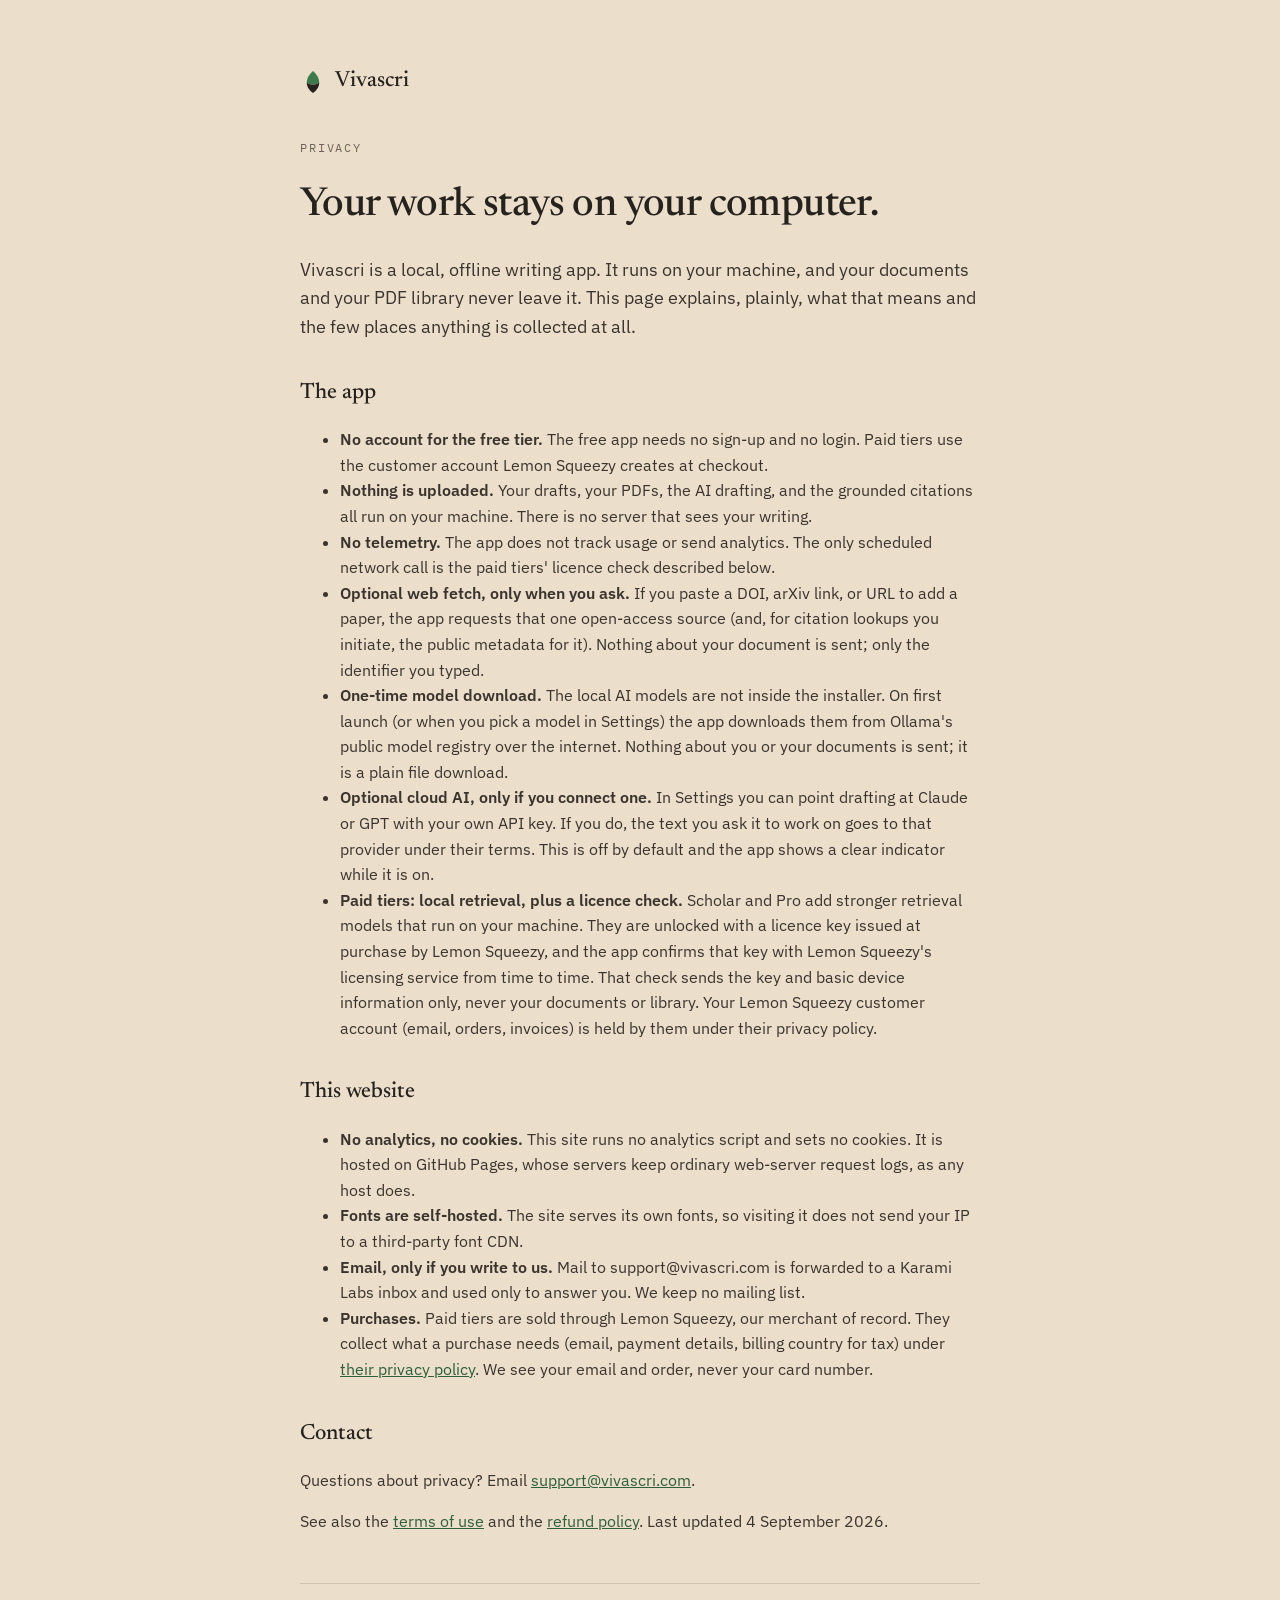
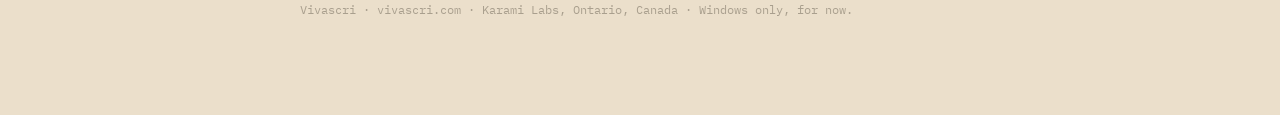
<file: privacy.html>
<!DOCTYPE html>
<html lang="en">
<head>
<meta charset="utf-8">
<meta name="viewport" content="width=device-width, initial-scale=1">
<link rel="stylesheet" href="./fonts.css">
<title>Privacy · Vivascri</title>
<meta name="description" content="Vivascri's privacy policy. The app is local and offline; your work never leaves your computer.">
<style>
  :root{
    --ink:#26221E;--ink-2:#3A342D;--muted:#6E655A;--faint:#A99F8E;--cream:#F6EFE1;
    --page:#EBDFCB;--line:rgba(38,34,30,.14);--accent:#3E7A4C;--accent-deep:#2F5E3A;
  }
  *{box-sizing:border-box}
  html,body{margin:0;padding:0}
  body{background:var(--page);color:var(--ink);font-family:'IBM Plex Sans',system-ui,sans-serif;
    -webkit-font-smoothing:antialiased;line-height:1.6}
  .wrap{max-width:760px;margin:0 auto;padding:64px 40px 96px}
  a{color:var(--accent-deep)}
  .brand{display:flex;align-items:center;gap:9px;text-decoration:none;color:var(--ink);margin-bottom:40px}
  .brand svg{width:26px;height:26px}
  .brand span{font-family:'Newsreader',serif;font-weight:500;font-size:22px}
  h1{font-family:'Newsreader',serif;font-weight:500;font-size:40px;letter-spacing:-.015em;margin:0 0 6px}
  .eyebrow{font-family:'IBM Plex Mono',monospace;font-size:11.5px;letter-spacing:.16em;text-transform:uppercase;color:var(--muted);margin-bottom:16px}
  h2{font-family:'Newsreader',serif;font-weight:500;font-size:22px;margin:34px 0 8px}
  p,li{font-size:16px;color:var(--ink-2)}
  .lead{font-size:18px}
  .meta{font-family:'IBM Plex Mono',monospace;font-size:12px;color:var(--faint);margin-top:48px;border-top:1px solid var(--line);padding-top:16px}
  .note{background:var(--cream);border:1px solid var(--line);border-radius:10px;padding:14px 16px;font-size:14px;color:var(--muted);margin-top:24px}
</style>
</head>
<body>
<div class="wrap">
  <a class="brand" href="./index.html">
    <svg viewBox="0 0 96 96"><path fill="#3E7A4C" d="M48 7C61 19 71 33 71 51C63 56 56 58 48 58C40 58 33 56 25 51C25 33 35 19 48 7Z"/><path fill="#26221E" d="M71 51C71 67 61 80 48 89C35 80 25 67 25 51C33 56 40 58 48 58C56 58 63 56 71 51Z"/></svg>
    <span>Vivascri</span>
  </a>

  <div class="eyebrow">Privacy</div>
  <h1>Your work stays on your computer.</h1>
  <p class="lead">Vivascri is a local, offline writing app. It runs on your machine, and your documents
  and your PDF library never leave it. This page explains, plainly, what that means and the few places
  anything is collected at all.</p>

  <h2>The app</h2>
  <ul>
    <li><strong>No account for the free tier.</strong> The free app needs no sign-up and no login. Paid tiers
      use the customer account Lemon Squeezy creates at checkout.</li>
    <li><strong>Nothing is uploaded.</strong> Your drafts, your PDFs, the AI drafting, and the grounded
      citations all run on your machine. There is no server that sees your writing.</li>
    <li><strong>No telemetry.</strong> The app does not track usage or send analytics. The only scheduled
      network call is the paid tiers' licence check described below.</li>
    <li><strong>Optional web fetch, only when you ask.</strong> If you paste a DOI, arXiv link, or URL to
      add a paper, the app requests that one open-access source (and, for citation lookups you initiate,
      the public metadata for it). Nothing about your document is sent; only the identifier you typed.</li>
    <li><strong>One-time model download.</strong> The local AI models are not inside the installer. On first
      launch (or when you pick a model in Settings) the app downloads them from Ollama's public model registry
      over the internet. Nothing about you or your documents is sent; it is a plain file download.</li>
    <li><strong>Optional cloud AI, only if you connect one.</strong> In Settings you can point drafting at
      Claude or GPT with your own API key. If you do, the text you ask it to work on goes to that provider under
      their terms. This is off by default and the app shows a clear indicator while it is on.</li>
    <li><strong>Paid tiers: local retrieval, plus a licence check.</strong> Scholar and Pro add stronger
      retrieval models that run on your machine. They are unlocked with a licence key issued at purchase by
      Lemon Squeezy, and the app confirms that key with Lemon Squeezy's licensing service from time to time.
      That check sends the key and basic device information only, never your documents or library. Your
      Lemon Squeezy customer account (email, orders, invoices) is held by them under their privacy policy.</li>
  </ul>

  <h2>This website</h2>
  <ul>
    <li><strong>No analytics, no cookies.</strong> This site runs no analytics script and sets no cookies. It
      is hosted on GitHub Pages, whose servers keep ordinary web-server request logs, as any host does.</li>
    <li><strong>Fonts are self-hosted.</strong> The site serves its own fonts, so visiting it does not
      send your IP to a third-party font CDN.</li>
    <li><strong>Email, only if you write to us.</strong> Mail to support@vivascri.com is forwarded to a
      Karami Labs inbox and used only to answer you. We keep no mailing list.</li>
    <li><strong>Purchases.</strong> Paid tiers are sold through Lemon Squeezy, our merchant of record. They
      collect what a purchase needs (email, payment details, billing country for tax) under
      <a href="https://www.lemonsqueezy.com/privacy">their privacy policy</a>. We see your email and order, never
      your card number.</li>
  </ul>

  <h2>Contact</h2>
  <p>Questions about privacy? Email <a href="mailto:support@vivascri.com">support@vivascri.com</a>.</p>
  <p>See also the <a href="./terms.html">terms of use</a> and the <a href="./refunds.html">refund policy</a>.
  Last updated 4 September 2026.</p>

  <div class="meta">Vivascri · vivascri.com · Karami Labs, Ontario, Canada · Windows only, for now.</div>
</div>
</body>
</html>
</file>
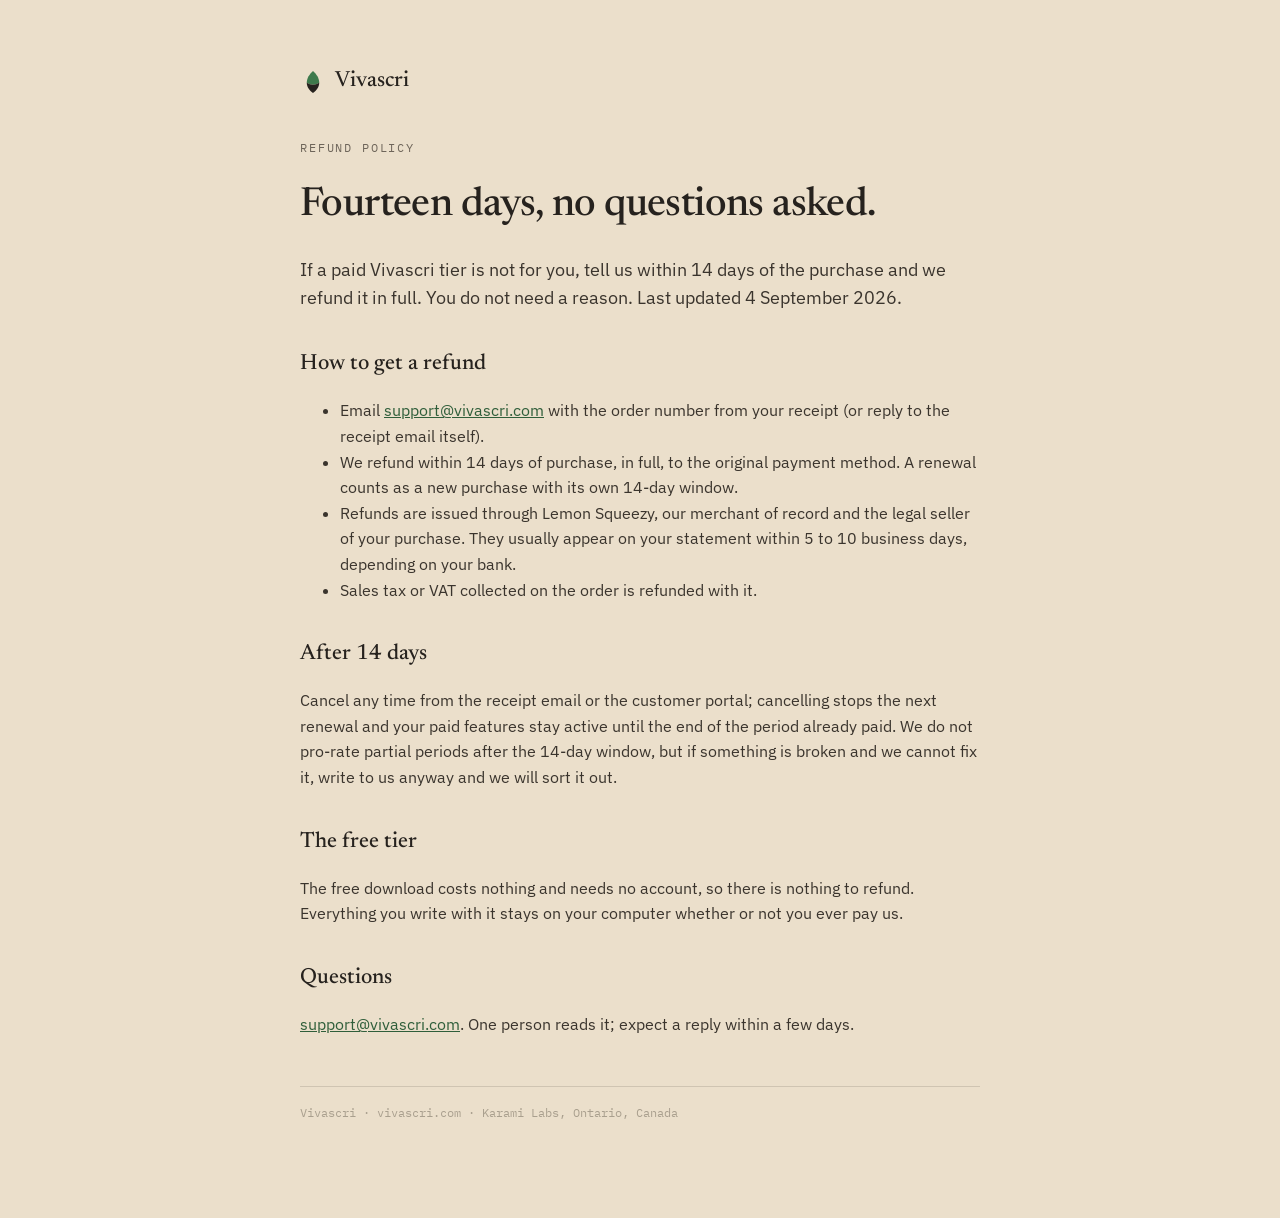
<file: refunds.html>
<!DOCTYPE html>
<html lang="en">
<head>
<meta charset="utf-8">
<meta name="viewport" content="width=device-width, initial-scale=1">
<link rel="stylesheet" href="./fonts.css">
<title>Refunds · Vivascri</title>
<meta name="description" content="Vivascri refund policy: 14 days, no questions asked, handled through Lemon Squeezy.">
<style>
  :root{
    --ink:#26221E;--ink-2:#3A342D;--muted:#6E655A;--faint:#A99F8E;--cream:#F6EFE1;
    --page:#EBDFCB;--line:rgba(38,34,30,.14);--accent:#3E7A4C;--accent-deep:#2F5E3A;
  }
  *{box-sizing:border-box}
  html,body{margin:0;padding:0}
  body{background:var(--page);color:var(--ink);font-family:'IBM Plex Sans',system-ui,sans-serif;
    -webkit-font-smoothing:antialiased;line-height:1.6}
  .wrap{max-width:760px;margin:0 auto;padding:64px 40px 96px}
  a{color:var(--accent-deep)}
  .brand{display:flex;align-items:center;gap:9px;text-decoration:none;color:var(--ink);margin-bottom:40px}
  .brand svg{width:26px;height:26px}
  .brand span{font-family:'Newsreader',serif;font-weight:500;font-size:22px}
  h1{font-family:'Newsreader',serif;font-weight:500;font-size:40px;letter-spacing:-.015em;margin:0 0 6px}
  .eyebrow{font-family:'IBM Plex Mono',monospace;font-size:11.5px;letter-spacing:.16em;text-transform:uppercase;color:var(--muted);margin-bottom:16px}
  h2{font-family:'Newsreader',serif;font-weight:500;font-size:22px;margin:34px 0 8px}
  p,li{font-size:16px;color:var(--ink-2)}
  .lead{font-size:18px}
  .meta{font-family:'IBM Plex Mono',monospace;font-size:12px;color:var(--faint);margin-top:48px;border-top:1px solid var(--line);padding-top:16px}
  @media (max-width:640px){.wrap{padding:40px 22px 64px}h1{font-size:30px}}
</style>
</head>
<body>
<div class="wrap">
  <a class="brand" href="./index.html">
    <svg viewBox="0 0 96 96"><path fill="#3E7A4C" d="M48 7C61 19 71 33 71 51C63 56 56 58 48 58C40 58 33 56 25 51C25 33 35 19 48 7Z"/><path fill="#26221E" d="M71 51C71 67 61 80 48 89C35 80 25 67 25 51C33 56 40 58 48 58C56 58 63 56 71 51Z"/></svg>
    <span>Vivascri</span>
  </a>

  <div class="eyebrow">Refund policy</div>
  <h1>Fourteen days, no questions asked.</h1>
  <p class="lead">If a paid Vivascri tier is not for you, tell us within 14 days of the purchase and we refund it
  in full. You do not need a reason. Last updated 4 September 2026.</p>

  <h2>How to get a refund</h2>
  <ul>
    <li>Email <a href="mailto:support@vivascri.com?subject=Refund%20request">support@vivascri.com</a> with the
      order number from your receipt (or reply to the receipt email itself).</li>
    <li>We refund within 14 days of purchase, in full, to the original payment method. A renewal counts as a new
      purchase with its own 14-day window.</li>
    <li>Refunds are issued through Lemon Squeezy, our merchant of record and the legal seller of your
      purchase. They usually appear on your statement within 5 to 10 business days, depending on your bank.</li>
    <li>Sales tax or VAT collected on the order is refunded with it.</li>
  </ul>

  <h2>After 14 days</h2>
  <p>Cancel any time from the receipt email or the customer portal; cancelling stops the next renewal and your
  paid features stay active until the end of the period already paid. We do not pro-rate partial periods after
  the 14-day window, but if something is broken and we cannot fix it, write to us anyway and we will sort it out.</p>

  <h2>The free tier</h2>
  <p>The free download costs nothing and needs no account, so there is nothing to refund. Everything you write
  with it stays on your computer whether or not you ever pay us.</p>

  <h2>Questions</h2>
  <p><a href="mailto:support@vivascri.com">support@vivascri.com</a>. One person reads it; expect a reply
  within a few days.</p>

  <div class="meta">Vivascri · vivascri.com · Karami Labs, Ontario, Canada</div>
</div>
</body>
</html>
</file>
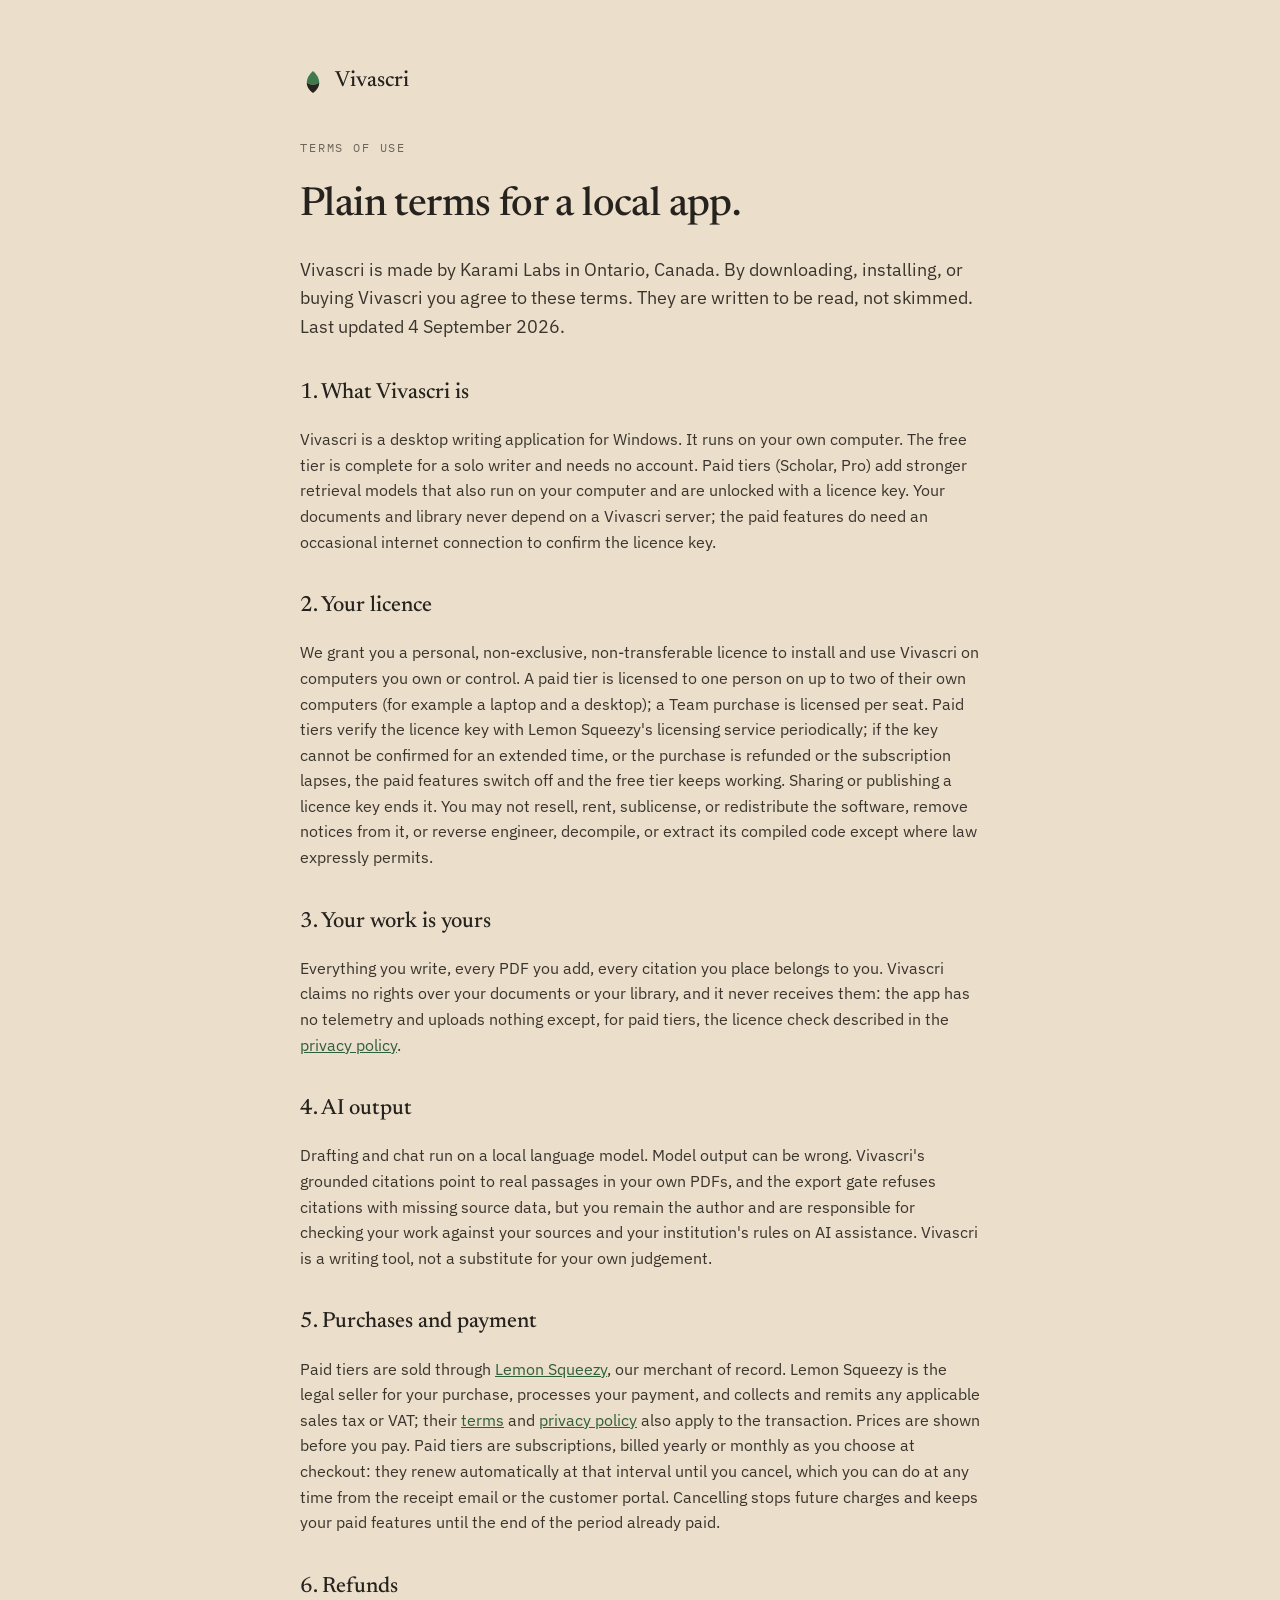
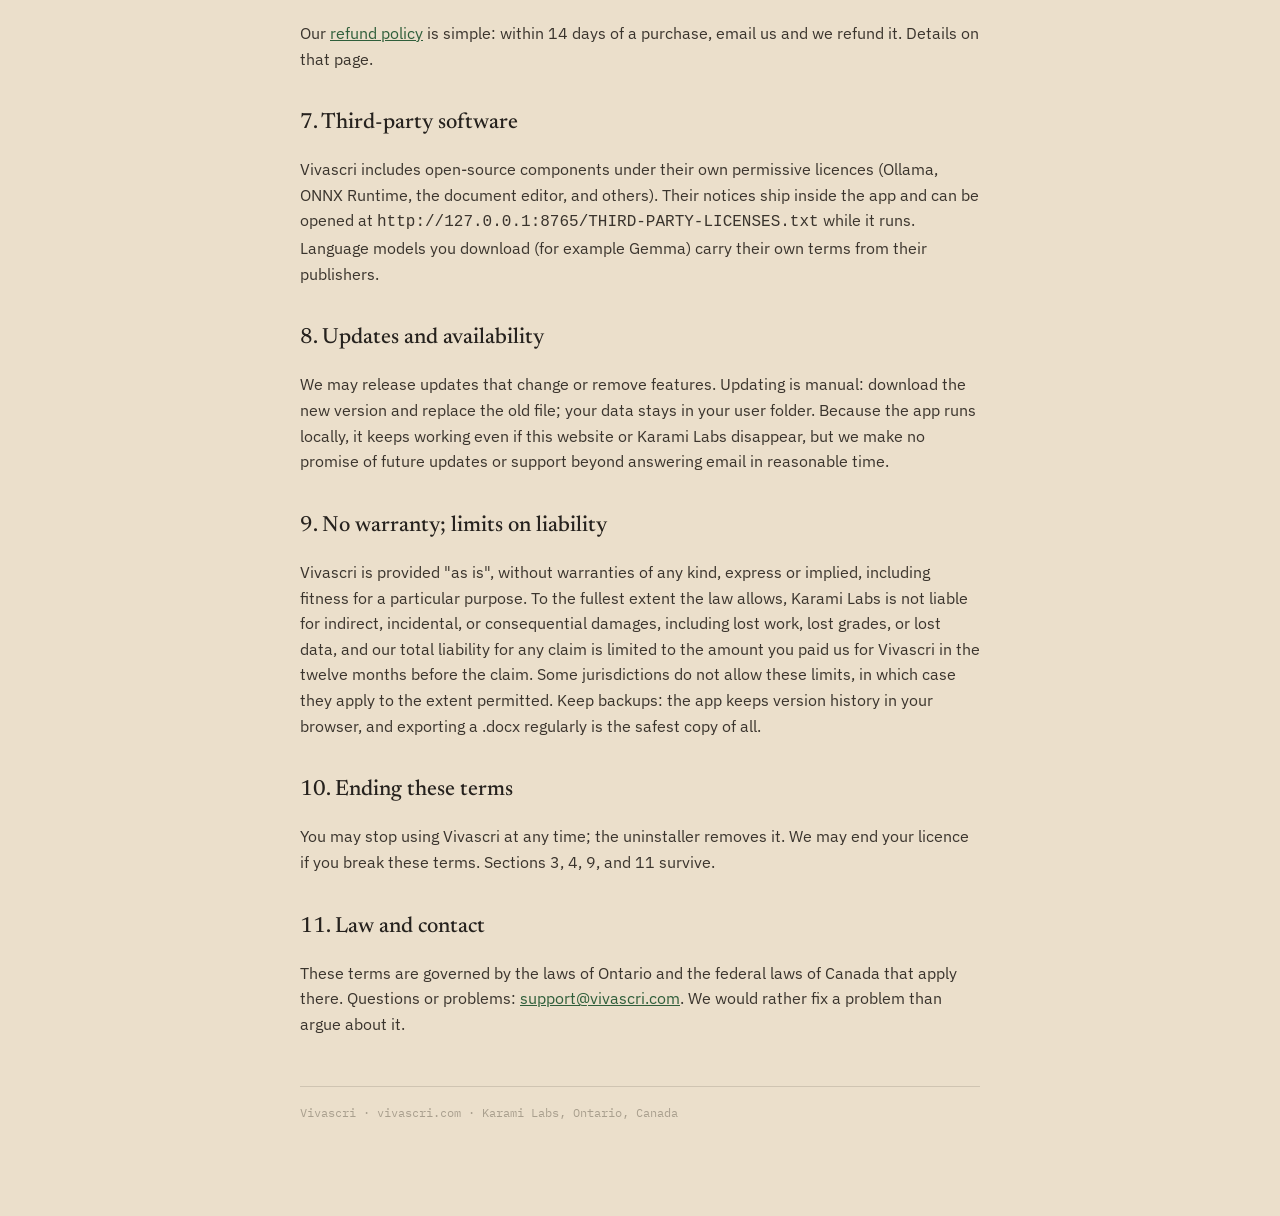
<file: terms.html>
<!DOCTYPE html>
<html lang="en">
<head>
<meta charset="utf-8">
<meta name="viewport" content="width=device-width, initial-scale=1">
<link rel="stylesheet" href="./fonts.css">
<title>Terms of Use · Vivascri</title>
<meta name="description" content="Vivascri terms of use: what you get, what you may do with it, purchases, refunds, and the plain limits of our liability.">
<style>
  :root{
    --ink:#26221E;--ink-2:#3A342D;--muted:#6E655A;--faint:#A99F8E;--cream:#F6EFE1;
    --page:#EBDFCB;--line:rgba(38,34,30,.14);--accent:#3E7A4C;--accent-deep:#2F5E3A;
  }
  *{box-sizing:border-box}
  html,body{margin:0;padding:0}
  body{background:var(--page);color:var(--ink);font-family:'IBM Plex Sans',system-ui,sans-serif;
    -webkit-font-smoothing:antialiased;line-height:1.6}
  .wrap{max-width:760px;margin:0 auto;padding:64px 40px 96px}
  a{color:var(--accent-deep)}
  .brand{display:flex;align-items:center;gap:9px;text-decoration:none;color:var(--ink);margin-bottom:40px}
  .brand svg{width:26px;height:26px}
  .brand span{font-family:'Newsreader',serif;font-weight:500;font-size:22px}
  h1{font-family:'Newsreader',serif;font-weight:500;font-size:40px;letter-spacing:-.015em;margin:0 0 6px}
  .eyebrow{font-family:'IBM Plex Mono',monospace;font-size:11.5px;letter-spacing:.16em;text-transform:uppercase;color:var(--muted);margin-bottom:16px}
  h2{font-family:'Newsreader',serif;font-weight:500;font-size:22px;margin:34px 0 8px}
  p,li{font-size:16px;color:var(--ink-2)}
  .lead{font-size:18px}
  .meta{font-family:'IBM Plex Mono',monospace;font-size:12px;color:var(--faint);margin-top:48px;border-top:1px solid var(--line);padding-top:16px}
  @media (max-width:640px){.wrap{padding:40px 22px 64px}h1{font-size:30px}}
</style>
</head>
<body>
<div class="wrap">
  <a class="brand" href="./index.html">
    <svg viewBox="0 0 96 96"><path fill="#3E7A4C" d="M48 7C61 19 71 33 71 51C63 56 56 58 48 58C40 58 33 56 25 51C25 33 35 19 48 7Z"/><path fill="#26221E" d="M71 51C71 67 61 80 48 89C35 80 25 67 25 51C33 56 40 58 48 58C56 58 63 56 71 51Z"/></svg>
    <span>Vivascri</span>
  </a>

  <div class="eyebrow">Terms of Use</div>
  <h1>Plain terms for a local app.</h1>
  <p class="lead">Vivascri is made by Karami Labs in Ontario, Canada. By downloading, installing, or buying
  Vivascri you agree to these terms. They are written to be read, not skimmed. Last updated 4 September 2026.</p>

  <h2>1. What Vivascri is</h2>
  <p>Vivascri is a desktop writing application for Windows. It runs on your own computer. The free tier is
  complete for a solo writer and needs no account. Paid tiers (Scholar, Pro) add stronger retrieval models
  that also run on your computer and are unlocked with a licence key. Your documents and library never
  depend on a Vivascri server; the paid features do need an occasional internet connection to confirm the
  licence key.</p>

  <h2>2. Your licence</h2>
  <p>We grant you a personal, non-exclusive, non-transferable licence to install and use Vivascri on
  computers you own or control. A paid tier is licensed to one person on up to two of their own computers
  (for example a laptop and a desktop); a Team purchase is licensed per seat. Paid tiers verify the licence key with
  Lemon Squeezy's licensing service periodically; if the key cannot be confirmed for an extended time, or
  the purchase is refunded or the subscription lapses, the paid features switch off and the free tier keeps
  working. Sharing or publishing a licence key ends it.
  You may not resell, rent, sublicense, or redistribute the software, remove notices from it, or reverse
  engineer, decompile, or extract its compiled code except where law expressly permits.</p>

  <h2>3. Your work is yours</h2>
  <p>Everything you write, every PDF you add, every citation you place belongs to you. Vivascri claims no
  rights over your documents or your library, and it never receives them: the app has no telemetry and
  uploads nothing except, for paid tiers, the licence check described in the
  <a href="./privacy.html">privacy policy</a>.</p>

  <h2>4. AI output</h2>
  <p>Drafting and chat run on a local language model. Model output can be wrong. Vivascri's grounded citations
  point to real passages in your own PDFs, and the export gate refuses citations with missing source data, but
  you remain the author and are responsible for checking your work against your sources and your institution's
  rules on AI assistance. Vivascri is a writing tool, not a substitute for your own judgement.</p>

  <h2>5. Purchases and payment</h2>
  <p>Paid tiers are sold through <a href="https://www.lemonsqueezy.com/">Lemon Squeezy</a>, our merchant of
  record. Lemon Squeezy is the legal seller for your purchase, processes your payment, and collects and remits
  any applicable sales tax or VAT; their <a href="https://www.lemonsqueezy.com/terms">terms</a> and
  <a href="https://www.lemonsqueezy.com/privacy">privacy policy</a> also apply to the transaction. Prices are shown
  before you pay. Paid tiers are subscriptions, billed yearly or monthly as you choose at checkout: they renew
  automatically at that interval until you cancel, which you can do at any time from the receipt email or the
  customer portal. Cancelling stops future charges and keeps your paid features until the end of the period
  already paid.</p>

  <h2>6. Refunds</h2>
  <p>Our <a href="./refunds.html">refund policy</a> is simple: within 14 days of a purchase, email us and we
  refund it. Details on that page.</p>

  <h2>7. Third-party software</h2>
  <p>Vivascri includes open-source components under their own permissive licences (Ollama, ONNX Runtime, the
  document editor, and others). Their notices ship inside the app and can be opened at
  <code>http://127.0.0.1:8765/THIRD-PARTY-LICENSES.txt</code> while it runs. Language models you download
  (for example Gemma) carry their own terms from their publishers.</p>

  <h2>8. Updates and availability</h2>
  <p>We may release updates that change or remove features. Updating is manual: download the new version and
  replace the old file; your data stays in your user folder. Because the app runs locally, it keeps working
  even if this website or Karami Labs disappear, but we make no promise of future updates or support beyond
  answering email in reasonable time.</p>

  <h2>9. No warranty; limits on liability</h2>
  <p>Vivascri is provided "as is", without warranties of any kind, express or implied, including fitness for a
  particular purpose. To the fullest extent the law allows, Karami Labs is not liable for indirect, incidental,
  or consequential damages, including lost work, lost grades, or lost data, and our total liability for any
  claim is limited to the amount you paid us for Vivascri in the twelve months before the claim. Some
  jurisdictions do not allow these limits, in which case they apply to the extent permitted. Keep backups: the
  app keeps version history in your browser, and exporting a .docx regularly is the safest copy of all.</p>

  <h2>10. Ending these terms</h2>
  <p>You may stop using Vivascri at any time; the uninstaller removes it. We may end your licence if you break
  these terms. Sections 3, 4, 9, and 11 survive.</p>

  <h2>11. Law and contact</h2>
  <p>These terms are governed by the laws of Ontario and the federal laws of Canada that apply there. Questions
  or problems: <a href="mailto:support@vivascri.com">support@vivascri.com</a>. We would rather fix a problem than
  argue about it.</p>

  <div class="meta">Vivascri · vivascri.com · Karami Labs, Ontario, Canada</div>
</div>
</body>
</html>
</file>
<file: fonts.css>
/* cyrillic-ext */
@font-face {
  font-family: 'IBM Plex Mono';
  font-style: normal;
  font-weight: 400;
  font-display: swap;
  src: url(./fonts/ibmplexmono--F63fjptAgt5VM-kVkqdyU8n1iIq129k.woff2) format('woff2');
  unicode-range: U+0460-052F, U+1C80-1C8A, U+20B4, U+2DE0-2DFF, U+A640-A69F, U+FE2E-FE2F;
}
/* cyrillic */
@font-face {
  font-family: 'IBM Plex Mono';
  font-style: normal;
  font-weight: 400;
  font-display: swap;
  src: url(./fonts/ibmplexmono--F63fjptAgt5VM-kVkqdyU8n1isq129k.woff2) format('woff2');
  unicode-range: U+0301, U+0400-045F, U+0490-0491, U+04B0-04B1, U+2116;
}
/* vietnamese */
@font-face {
  font-family: 'IBM Plex Mono';
  font-style: normal;
  font-weight: 400;
  font-display: swap;
  src: url(./fonts/ibmplexmono--F63fjptAgt5VM-kVkqdyU8n1iAq129k.woff2) format('woff2');
  unicode-range: U+0102-0103, U+0110-0111, U+0128-0129, U+0168-0169, U+01A0-01A1, U+01AF-01B0, U+0300-0301, U+0303-0304, U+0308-0309, U+0323, U+0329, U+1EA0-1EF9, U+20AB;
}
/* latin-ext */
@font-face {
  font-family: 'IBM Plex Mono';
  font-style: normal;
  font-weight: 400;
  font-display: swap;
  src: url(./fonts/ibmplexmono--F63fjptAgt5VM-kVkqdyU8n1iEq129k.woff2) format('woff2');
  unicode-range: U+0100-02BA, U+02BD-02C5, U+02C7-02CC, U+02CE-02D7, U+02DD-02FF, U+0304, U+0308, U+0329, U+1D00-1DBF, U+1E00-1E9F, U+1EF2-1EFF, U+2020, U+20A0-20AB, U+20AD-20C0, U+2113, U+2C60-2C7F, U+A720-A7FF;
}
/* latin */
@font-face {
  font-family: 'IBM Plex Mono';
  font-style: normal;
  font-weight: 400;
  font-display: swap;
  src: url(./fonts/ibmplexmono--F63fjptAgt5VM-kVkqdyU8n1i8q1w.woff2) format('woff2');
  unicode-range: U+0000-00FF, U+0131, U+0152-0153, U+02BB-02BC, U+02C6, U+02DA, U+02DC, U+0304, U+0308, U+0329, U+2000-206F, U+20AC, U+2122, U+2191, U+2193, U+2212, U+2215, U+FEFF, U+FFFD;
}
/* cyrillic-ext */
@font-face {
  font-family: 'IBM Plex Mono';
  font-style: normal;
  font-weight: 500;
  font-display: swap;
  src: url(./fonts/ibmplexmono--F6qfjptAgt5VM-kVkqdyU8n3twJwl1FgtIU.woff2) format('woff2');
  unicode-range: U+0460-052F, U+1C80-1C8A, U+20B4, U+2DE0-2DFF, U+A640-A69F, U+FE2E-FE2F;
}
/* cyrillic */
@font-face {
  font-family: 'IBM Plex Mono';
  font-style: normal;
  font-weight: 500;
  font-display: swap;
  src: url(./fonts/ibmplexmono--F6qfjptAgt5VM-kVkqdyU8n3twJwlRFgtIU.woff2) format('woff2');
  unicode-range: U+0301, U+0400-045F, U+0490-0491, U+04B0-04B1, U+2116;
}
/* vietnamese */
@font-face {
  font-family: 'IBM Plex Mono';
  font-style: normal;
  font-weight: 500;
  font-display: swap;
  src: url(./fonts/ibmplexmono--F6qfjptAgt5VM-kVkqdyU8n3twJwl9FgtIU.woff2) format('woff2');
  unicode-range: U+0102-0103, U+0110-0111, U+0128-0129, U+0168-0169, U+01A0-01A1, U+01AF-01B0, U+0300-0301, U+0303-0304, U+0308-0309, U+0323, U+0329, U+1EA0-1EF9, U+20AB;
}
/* latin-ext */
@font-face {
  font-family: 'IBM Plex Mono';
  font-style: normal;
  font-weight: 500;
  font-display: swap;
  src: url(./fonts/ibmplexmono--F6qfjptAgt5VM-kVkqdyU8n3twJwl5FgtIU.woff2) format('woff2');
  unicode-range: U+0100-02BA, U+02BD-02C5, U+02C7-02CC, U+02CE-02D7, U+02DD-02FF, U+0304, U+0308, U+0329, U+1D00-1DBF, U+1E00-1E9F, U+1EF2-1EFF, U+2020, U+20A0-20AB, U+20AD-20C0, U+2113, U+2C60-2C7F, U+A720-A7FF;
}
/* latin */
@font-face {
  font-family: 'IBM Plex Mono';
  font-style: normal;
  font-weight: 500;
  font-display: swap;
  src: url(./fonts/ibmplexmono--F6qfjptAgt5VM-kVkqdyU8n3twJwlBFgg.woff2) format('woff2');
  unicode-range: U+0000-00FF, U+0131, U+0152-0153, U+02BB-02BC, U+02C6, U+02DA, U+02DC, U+0304, U+0308, U+0329, U+2000-206F, U+20AC, U+2122, U+2191, U+2193, U+2212, U+2215, U+FEFF, U+FFFD;
}
/* cyrillic-ext */
@font-face {
  font-family: 'IBM Plex Sans';
  font-style: normal;
  font-weight: 400;
  font-stretch: 100%;
  font-display: swap;
  src: url(./fonts/ibmplexsans-zYXzKVElMYYaJe8bpLHnCwDKr932-G7dytD-Dmu1syxTKYbABA.woff2) format('woff2');
  unicode-range: U+0460-052F, U+1C80-1C8A, U+20B4, U+2DE0-2DFF, U+A640-A69F, U+FE2E-FE2F;
}
/* cyrillic */
@font-face {
  font-family: 'IBM Plex Sans';
  font-style: normal;
  font-weight: 400;
  font-stretch: 100%;
  font-display: swap;
  src: url(./fonts/ibmplexsans-zYXzKVElMYYaJe8bpLHnCwDKr932-G7dytD-Dmu1syxaKYbABA.woff2) format('woff2');
  unicode-range: U+0301, U+0400-045F, U+0490-0491, U+04B0-04B1, U+2116;
}
/* greek */
@font-face {
  font-family: 'IBM Plex Sans';
  font-style: normal;
  font-weight: 400;
  font-stretch: 100%;
  font-display: swap;
  src: url(./fonts/ibmplexsans-zYXzKVElMYYaJe8bpLHnCwDKr932-G7dytD-Dmu1syxdKYbABA.woff2) format('woff2');
  unicode-range: U+0370-0377, U+037A-037F, U+0384-038A, U+038C, U+038E-03A1, U+03A3-03FF;
}
/* vietnamese */
@font-face {
  font-family: 'IBM Plex Sans';
  font-style: normal;
  font-weight: 400;
  font-stretch: 100%;
  font-display: swap;
  src: url(./fonts/ibmplexsans-zYXzKVElMYYaJe8bpLHnCwDKr932-G7dytD-Dmu1syxRKYbABA.woff2) format('woff2');
  unicode-range: U+0102-0103, U+0110-0111, U+0128-0129, U+0168-0169, U+01A0-01A1, U+01AF-01B0, U+0300-0301, U+0303-0304, U+0308-0309, U+0323, U+0329, U+1EA0-1EF9, U+20AB;
}
/* latin-ext */
@font-face {
  font-family: 'IBM Plex Sans';
  font-style: normal;
  font-weight: 400;
  font-stretch: 100%;
  font-display: swap;
  src: url(./fonts/ibmplexsans-zYXzKVElMYYaJe8bpLHnCwDKr932-G7dytD-Dmu1syxQKYbABA.woff2) format('woff2');
  unicode-range: U+0100-02BA, U+02BD-02C5, U+02C7-02CC, U+02CE-02D7, U+02DD-02FF, U+0304, U+0308, U+0329, U+1D00-1DBF, U+1E00-1E9F, U+1EF2-1EFF, U+2020, U+20A0-20AB, U+20AD-20C0, U+2113, U+2C60-2C7F, U+A720-A7FF;
}
/* latin */
@font-face {
  font-family: 'IBM Plex Sans';
  font-style: normal;
  font-weight: 400;
  font-stretch: 100%;
  font-display: swap;
  src: url(./fonts/ibmplexsans-zYXzKVElMYYaJe8bpLHnCwDKr932-G7dytD-Dmu1syxeKYY.woff2) format('woff2');
  unicode-range: U+0000-00FF, U+0131, U+0152-0153, U+02BB-02BC, U+02C6, U+02DA, U+02DC, U+0304, U+0308, U+0329, U+2000-206F, U+20AC, U+2122, U+2191, U+2193, U+2212, U+2215, U+FEFF, U+FFFD;
}
/* cyrillic-ext */
@font-face {
  font-family: 'IBM Plex Sans';
  font-style: normal;
  font-weight: 500;
  font-stretch: 100%;
  font-display: swap;
  src: url(./fonts/ibmplexsans-zYXzKVElMYYaJe8bpLHnCwDKr932-G7dytD-Dmu1syxTKYbABA.woff2) format('woff2');
  unicode-range: U+0460-052F, U+1C80-1C8A, U+20B4, U+2DE0-2DFF, U+A640-A69F, U+FE2E-FE2F;
}
/* cyrillic */
@font-face {
  font-family: 'IBM Plex Sans';
  font-style: normal;
  font-weight: 500;
  font-stretch: 100%;
  font-display: swap;
  src: url(./fonts/ibmplexsans-zYXzKVElMYYaJe8bpLHnCwDKr932-G7dytD-Dmu1syxaKYbABA.woff2) format('woff2');
  unicode-range: U+0301, U+0400-045F, U+0490-0491, U+04B0-04B1, U+2116;
}
/* greek */
@font-face {
  font-family: 'IBM Plex Sans';
  font-style: normal;
  font-weight: 500;
  font-stretch: 100%;
  font-display: swap;
  src: url(./fonts/ibmplexsans-zYXzKVElMYYaJe8bpLHnCwDKr932-G7dytD-Dmu1syxdKYbABA.woff2) format('woff2');
  unicode-range: U+0370-0377, U+037A-037F, U+0384-038A, U+038C, U+038E-03A1, U+03A3-03FF;
}
/* vietnamese */
@font-face {
  font-family: 'IBM Plex Sans';
  font-style: normal;
  font-weight: 500;
  font-stretch: 100%;
  font-display: swap;
  src: url(./fonts/ibmplexsans-zYXzKVElMYYaJe8bpLHnCwDKr932-G7dytD-Dmu1syxRKYbABA.woff2) format('woff2');
  unicode-range: U+0102-0103, U+0110-0111, U+0128-0129, U+0168-0169, U+01A0-01A1, U+01AF-01B0, U+0300-0301, U+0303-0304, U+0308-0309, U+0323, U+0329, U+1EA0-1EF9, U+20AB;
}
/* latin-ext */
@font-face {
  font-family: 'IBM Plex Sans';
  font-style: normal;
  font-weight: 500;
  font-stretch: 100%;
  font-display: swap;
  src: url(./fonts/ibmplexsans-zYXzKVElMYYaJe8bpLHnCwDKr932-G7dytD-Dmu1syxQKYbABA.woff2) format('woff2');
  unicode-range: U+0100-02BA, U+02BD-02C5, U+02C7-02CC, U+02CE-02D7, U+02DD-02FF, U+0304, U+0308, U+0329, U+1D00-1DBF, U+1E00-1E9F, U+1EF2-1EFF, U+2020, U+20A0-20AB, U+20AD-20C0, U+2113, U+2C60-2C7F, U+A720-A7FF;
}
/* latin */
@font-face {
  font-family: 'IBM Plex Sans';
  font-style: normal;
  font-weight: 500;
  font-stretch: 100%;
  font-display: swap;
  src: url(./fonts/ibmplexsans-zYXzKVElMYYaJe8bpLHnCwDKr932-G7dytD-Dmu1syxeKYY.woff2) format('woff2');
  unicode-range: U+0000-00FF, U+0131, U+0152-0153, U+02BB-02BC, U+02C6, U+02DA, U+02DC, U+0304, U+0308, U+0329, U+2000-206F, U+20AC, U+2122, U+2191, U+2193, U+2212, U+2215, U+FEFF, U+FFFD;
}
/* cyrillic-ext */
@font-face {
  font-family: 'IBM Plex Sans';
  font-style: normal;
  font-weight: 600;
  font-stretch: 100%;
  font-display: swap;
  src: url(./fonts/ibmplexsans-zYXzKVElMYYaJe8bpLHnCwDKr932-G7dytD-Dmu1syxTKYbABA.woff2) format('woff2');
  unicode-range: U+0460-052F, U+1C80-1C8A, U+20B4, U+2DE0-2DFF, U+A640-A69F, U+FE2E-FE2F;
}
/* cyrillic */
@font-face {
  font-family: 'IBM Plex Sans';
  font-style: normal;
  font-weight: 600;
  font-stretch: 100%;
  font-display: swap;
  src: url(./fonts/ibmplexsans-zYXzKVElMYYaJe8bpLHnCwDKr932-G7dytD-Dmu1syxaKYbABA.woff2) format('woff2');
  unicode-range: U+0301, U+0400-045F, U+0490-0491, U+04B0-04B1, U+2116;
}
/* greek */
@font-face {
  font-family: 'IBM Plex Sans';
  font-style: normal;
  font-weight: 600;
  font-stretch: 100%;
  font-display: swap;
  src: url(./fonts/ibmplexsans-zYXzKVElMYYaJe8bpLHnCwDKr932-G7dytD-Dmu1syxdKYbABA.woff2) format('woff2');
  unicode-range: U+0370-0377, U+037A-037F, U+0384-038A, U+038C, U+038E-03A1, U+03A3-03FF;
}
/* vietnamese */
@font-face {
  font-family: 'IBM Plex Sans';
  font-style: normal;
  font-weight: 600;
  font-stretch: 100%;
  font-display: swap;
  src: url(./fonts/ibmplexsans-zYXzKVElMYYaJe8bpLHnCwDKr932-G7dytD-Dmu1syxRKYbABA.woff2) format('woff2');
  unicode-range: U+0102-0103, U+0110-0111, U+0128-0129, U+0168-0169, U+01A0-01A1, U+01AF-01B0, U+0300-0301, U+0303-0304, U+0308-0309, U+0323, U+0329, U+1EA0-1EF9, U+20AB;
}
/* latin-ext */
@font-face {
  font-family: 'IBM Plex Sans';
  font-style: normal;
  font-weight: 600;
  font-stretch: 100%;
  font-display: swap;
  src: url(./fonts/ibmplexsans-zYXzKVElMYYaJe8bpLHnCwDKr932-G7dytD-Dmu1syxQKYbABA.woff2) format('woff2');
  unicode-range: U+0100-02BA, U+02BD-02C5, U+02C7-02CC, U+02CE-02D7, U+02DD-02FF, U+0304, U+0308, U+0329, U+1D00-1DBF, U+1E00-1E9F, U+1EF2-1EFF, U+2020, U+20A0-20AB, U+20AD-20C0, U+2113, U+2C60-2C7F, U+A720-A7FF;
}
/* latin */
@font-face {
  font-family: 'IBM Plex Sans';
  font-style: normal;
  font-weight: 600;
  font-stretch: 100%;
  font-display: swap;
  src: url(./fonts/ibmplexsans-zYXzKVElMYYaJe8bpLHnCwDKr932-G7dytD-Dmu1syxeKYY.woff2) format('woff2');
  unicode-range: U+0000-00FF, U+0131, U+0152-0153, U+02BB-02BC, U+02C6, U+02DA, U+02DC, U+0304, U+0308, U+0329, U+2000-206F, U+20AC, U+2122, U+2191, U+2193, U+2212, U+2215, U+FEFF, U+FFFD;
}
/* vietnamese */
@font-face {
  font-family: 'Newsreader';
  font-style: italic;
  font-weight: 400;
  font-display: swap;
  src: url(./fonts/newsreader-cY9CfjOCX1hbuyalUrK439vCgYhCFpY.woff2) format('woff2');
  unicode-range: U+0102-0103, U+0110-0111, U+0128-0129, U+0168-0169, U+01A0-01A1, U+01AF-01B0, U+0300-0301, U+0303-0304, U+0308-0309, U+0323, U+0329, U+1EA0-1EF9, U+20AB;
}
/* latin-ext */
@font-face {
  font-family: 'Newsreader';
  font-style: italic;
  font-weight: 400;
  font-display: swap;
  src: url(./fonts/newsreader-cY9CfjOCX1hbuyalUrK439vCgIhCFpY.woff2) format('woff2');
  unicode-range: U+0100-02BA, U+02BD-02C5, U+02C7-02CC, U+02CE-02D7, U+02DD-02FF, U+0304, U+0308, U+0329, U+1D00-1DBF, U+1E00-1E9F, U+1EF2-1EFF, U+2020, U+20A0-20AB, U+20AD-20C0, U+2113, U+2C60-2C7F, U+A720-A7FF;
}
/* latin */
@font-face {
  font-family: 'Newsreader';
  font-style: italic;
  font-weight: 400;
  font-display: swap;
  src: url(./fonts/newsreader-cY9CfjOCX1hbuyalUrK439vCjohC.woff2) format('woff2');
  unicode-range: U+0000-00FF, U+0131, U+0152-0153, U+02BB-02BC, U+02C6, U+02DA, U+02DC, U+0304, U+0308, U+0329, U+2000-206F, U+20AC, U+2122, U+2191, U+2193, U+2212, U+2215, U+FEFF, U+FFFD;
}
/* vietnamese */
@font-face {
  font-family: 'Newsreader';
  font-style: italic;
  font-weight: 500;
  font-display: swap;
  src: url(./fonts/newsreader-cY9CfjOCX1hbuyalUrK439vCgYhCFpY.woff2) format('woff2');
  unicode-range: U+0102-0103, U+0110-0111, U+0128-0129, U+0168-0169, U+01A0-01A1, U+01AF-01B0, U+0300-0301, U+0303-0304, U+0308-0309, U+0323, U+0329, U+1EA0-1EF9, U+20AB;
}
/* latin-ext */
@font-face {
  font-family: 'Newsreader';
  font-style: italic;
  font-weight: 500;
  font-display: swap;
  src: url(./fonts/newsreader-cY9CfjOCX1hbuyalUrK439vCgIhCFpY.woff2) format('woff2');
  unicode-range: U+0100-02BA, U+02BD-02C5, U+02C7-02CC, U+02CE-02D7, U+02DD-02FF, U+0304, U+0308, U+0329, U+1D00-1DBF, U+1E00-1E9F, U+1EF2-1EFF, U+2020, U+20A0-20AB, U+20AD-20C0, U+2113, U+2C60-2C7F, U+A720-A7FF;
}
/* latin */
@font-face {
  font-family: 'Newsreader';
  font-style: italic;
  font-weight: 500;
  font-display: swap;
  src: url(./fonts/newsreader-cY9CfjOCX1hbuyalUrK439vCjohC.woff2) format('woff2');
  unicode-range: U+0000-00FF, U+0131, U+0152-0153, U+02BB-02BC, U+02C6, U+02DA, U+02DC, U+0304, U+0308, U+0329, U+2000-206F, U+20AC, U+2122, U+2191, U+2193, U+2212, U+2215, U+FEFF, U+FFFD;
}
/* vietnamese */
@font-face {
  font-family: 'Newsreader';
  font-style: normal;
  font-weight: 400;
  font-display: swap;
  src: url(./fonts/newsreader-cY9AfjOCX1hbuyalUrK439HyjJBG.woff2) format('woff2');
  unicode-range: U+0102-0103, U+0110-0111, U+0128-0129, U+0168-0169, U+01A0-01A1, U+01AF-01B0, U+0300-0301, U+0303-0304, U+0308-0309, U+0323, U+0329, U+1EA0-1EF9, U+20AB;
}
/* latin-ext */
@font-face {
  font-family: 'Newsreader';
  font-style: normal;
  font-weight: 400;
  font-display: swap;
  src: url(./fonts/newsreader-cY9AfjOCX1hbuyalUrK439DyjJBG.woff2) format('woff2');
  unicode-range: U+0100-02BA, U+02BD-02C5, U+02C7-02CC, U+02CE-02D7, U+02DD-02FF, U+0304, U+0308, U+0329, U+1D00-1DBF, U+1E00-1E9F, U+1EF2-1EFF, U+2020, U+20A0-20AB, U+20AD-20C0, U+2113, U+2C60-2C7F, U+A720-A7FF;
}
/* latin */
@font-face {
  font-family: 'Newsreader';
  font-style: normal;
  font-weight: 400;
  font-display: swap;
  src: url(./fonts/newsreader-cY9AfjOCX1hbuyalUrK4397yjA.woff2) format('woff2');
  unicode-range: U+0000-00FF, U+0131, U+0152-0153, U+02BB-02BC, U+02C6, U+02DA, U+02DC, U+0304, U+0308, U+0329, U+2000-206F, U+20AC, U+2122, U+2191, U+2193, U+2212, U+2215, U+FEFF, U+FFFD;
}
/* vietnamese */
@font-face {
  font-family: 'Newsreader';
  font-style: normal;
  font-weight: 500;
  font-display: swap;
  src: url(./fonts/newsreader-cY9AfjOCX1hbuyalUrK439HyjJBG.woff2) format('woff2');
  unicode-range: U+0102-0103, U+0110-0111, U+0128-0129, U+0168-0169, U+01A0-01A1, U+01AF-01B0, U+0300-0301, U+0303-0304, U+0308-0309, U+0323, U+0329, U+1EA0-1EF9, U+20AB;
}
/* latin-ext */
@font-face {
  font-family: 'Newsreader';
  font-style: normal;
  font-weight: 500;
  font-display: swap;
  src: url(./fonts/newsreader-cY9AfjOCX1hbuyalUrK439DyjJBG.woff2) format('woff2');
  unicode-range: U+0100-02BA, U+02BD-02C5, U+02C7-02CC, U+02CE-02D7, U+02DD-02FF, U+0304, U+0308, U+0329, U+1D00-1DBF, U+1E00-1E9F, U+1EF2-1EFF, U+2020, U+20A0-20AB, U+20AD-20C0, U+2113, U+2C60-2C7F, U+A720-A7FF;
}
/* latin */
@font-face {
  font-family: 'Newsreader';
  font-style: normal;
  font-weight: 500;
  font-display: swap;
  src: url(./fonts/newsreader-cY9AfjOCX1hbuyalUrK4397yjA.woff2) format('woff2');
  unicode-range: U+0000-00FF, U+0131, U+0152-0153, U+02BB-02BC, U+02C6, U+02DA, U+02DC, U+0304, U+0308, U+0329, U+2000-206F, U+20AC, U+2122, U+2191, U+2193, U+2212, U+2215, U+FEFF, U+FFFD;
}
/* vietnamese */
@font-face {
  font-family: 'Newsreader';
  font-style: normal;
  font-weight: 600;
  font-display: swap;
  src: url(./fonts/newsreader-cY9AfjOCX1hbuyalUrK439HyjJBG.woff2) format('woff2');
  unicode-range: U+0102-0103, U+0110-0111, U+0128-0129, U+0168-0169, U+01A0-01A1, U+01AF-01B0, U+0300-0301, U+0303-0304, U+0308-0309, U+0323, U+0329, U+1EA0-1EF9, U+20AB;
}
/* latin-ext */
@font-face {
  font-family: 'Newsreader';
  font-style: normal;
  font-weight: 600;
  font-display: swap;
  src: url(./fonts/newsreader-cY9AfjOCX1hbuyalUrK439DyjJBG.woff2) format('woff2');
  unicode-range: U+0100-02BA, U+02BD-02C5, U+02C7-02CC, U+02CE-02D7, U+02DD-02FF, U+0304, U+0308, U+0329, U+1D00-1DBF, U+1E00-1E9F, U+1EF2-1EFF, U+2020, U+20A0-20AB, U+20AD-20C0, U+2113, U+2C60-2C7F, U+A720-A7FF;
}
/* latin */
@font-face {
  font-family: 'Newsreader';
  font-style: normal;
  font-weight: 600;
  font-display: swap;
  src: url(./fonts/newsreader-cY9AfjOCX1hbuyalUrK4397yjA.woff2) format('woff2');
  unicode-range: U+0000-00FF, U+0131, U+0152-0153, U+02BB-02BC, U+02C6, U+02DA, U+02DC, U+0304, U+0308, U+0329, U+2000-206F, U+20AC, U+2122, U+2191, U+2193, U+2212, U+2215, U+FEFF, U+FFFD;
}
</file>
